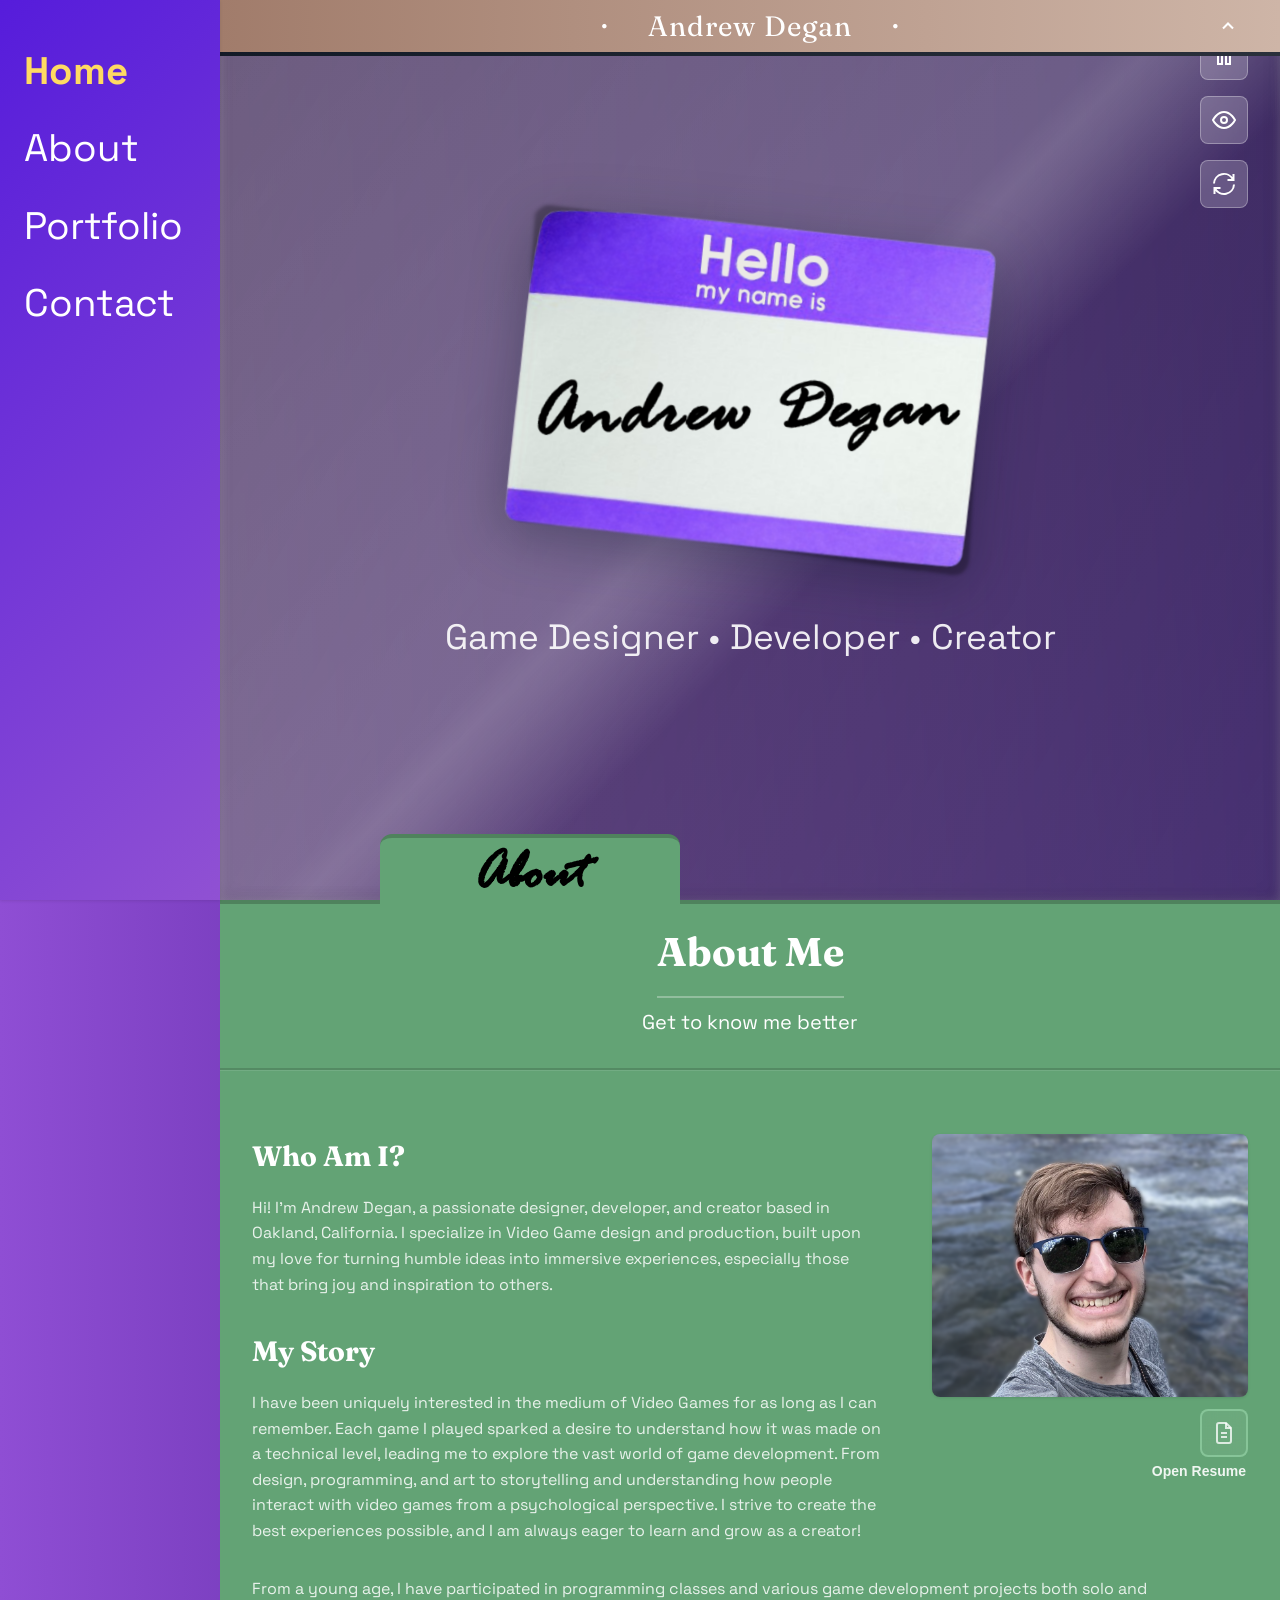
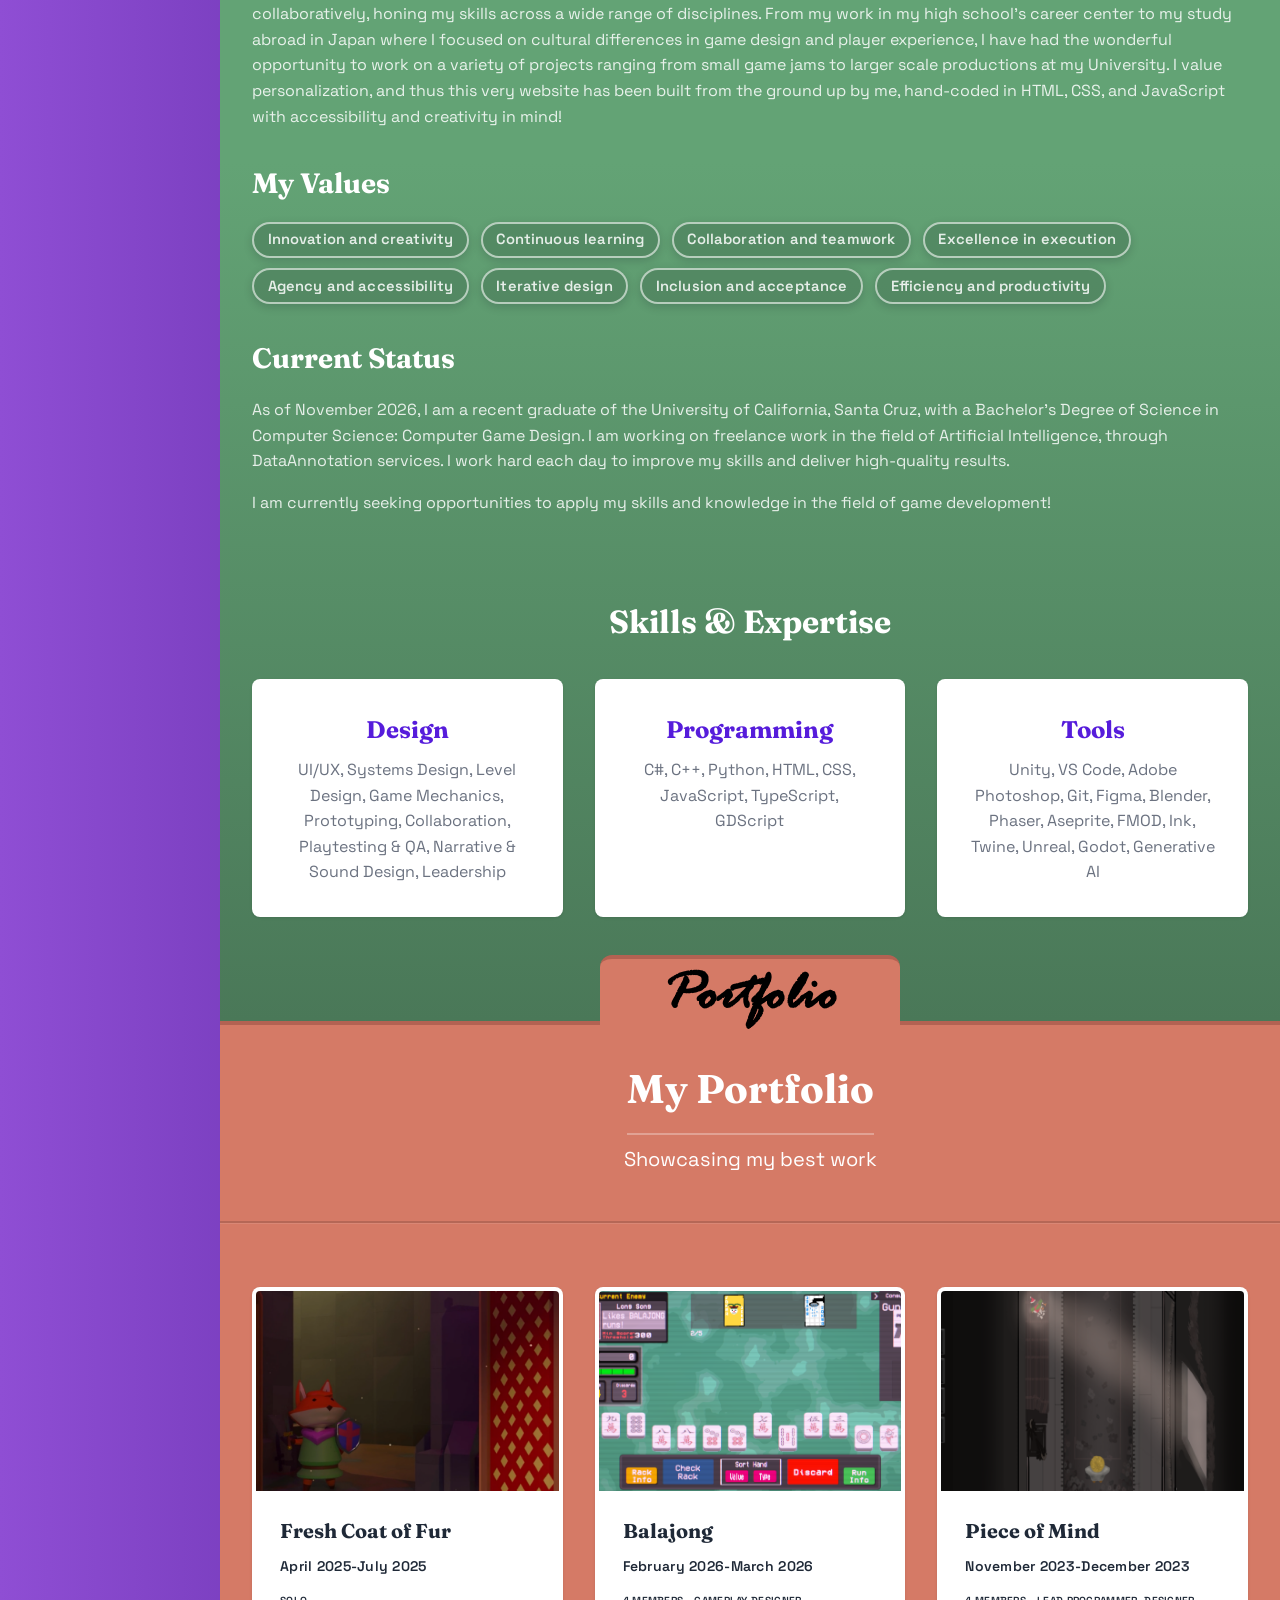
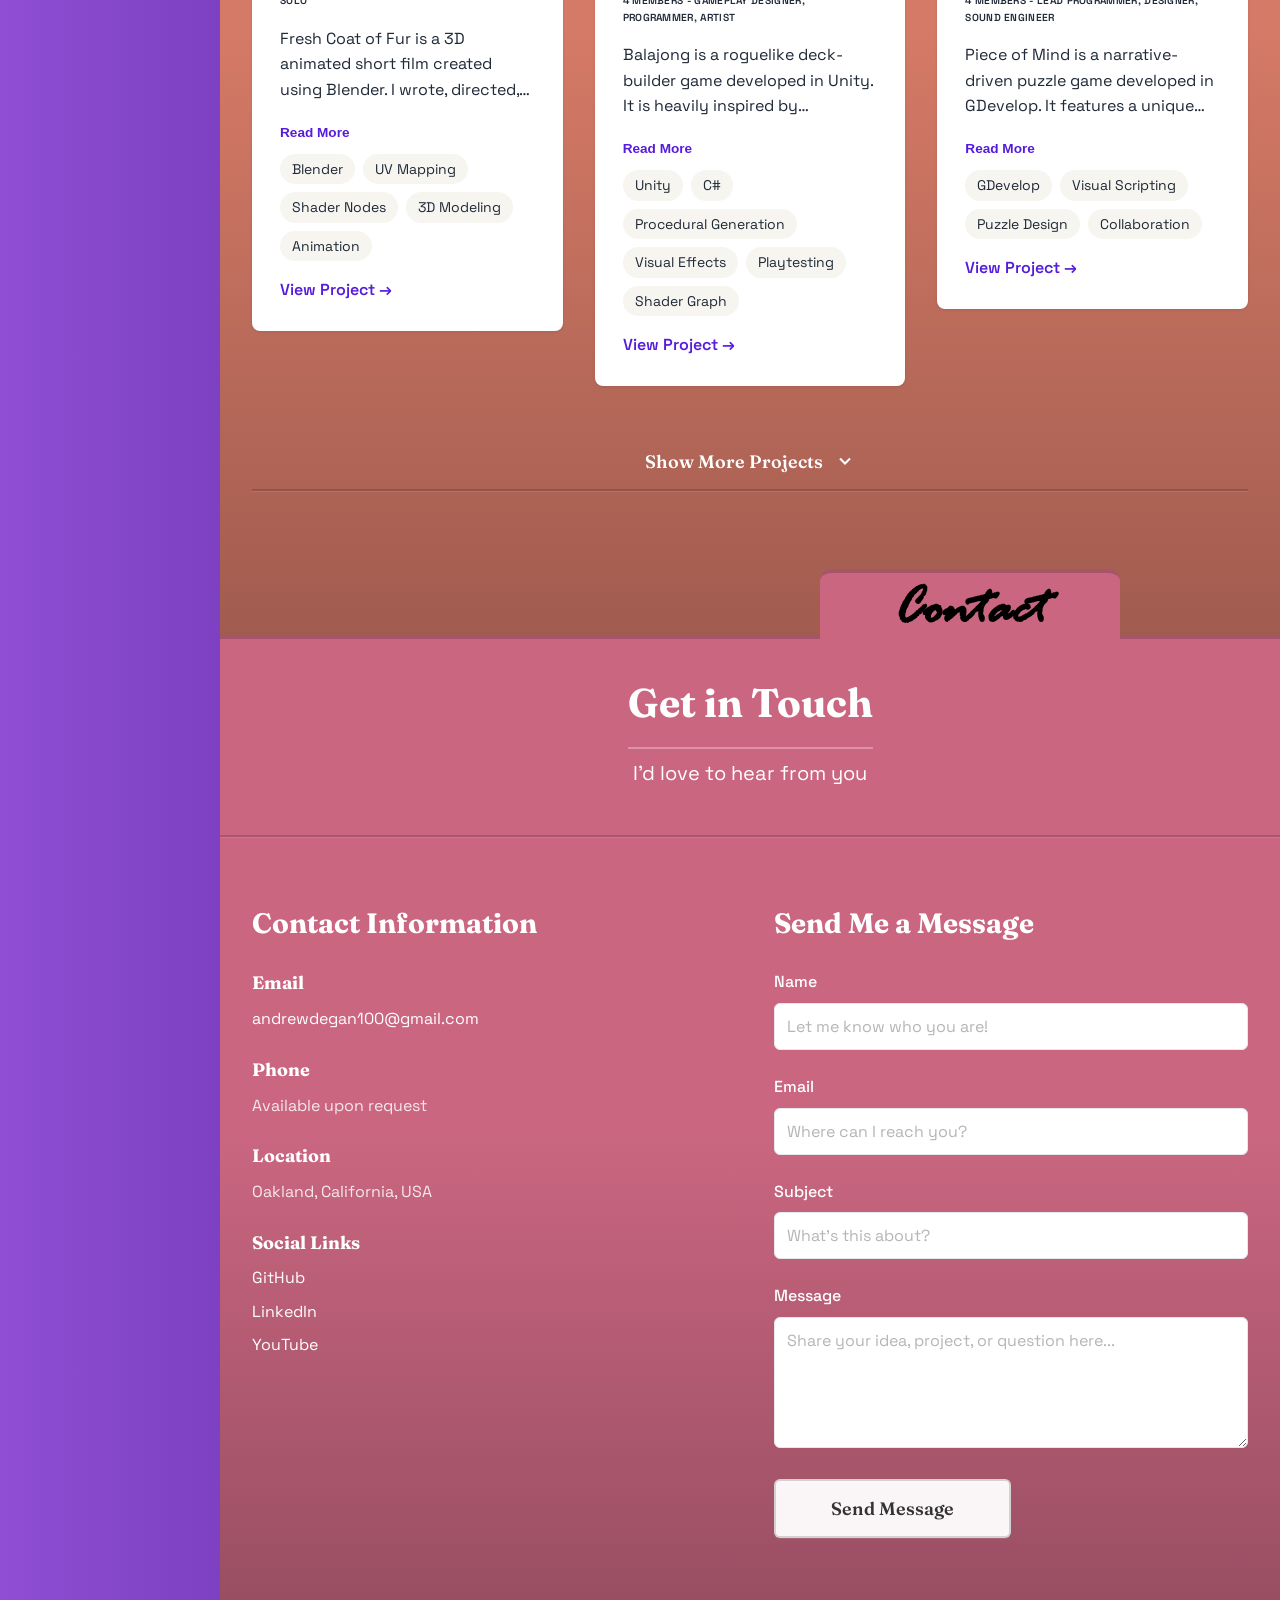
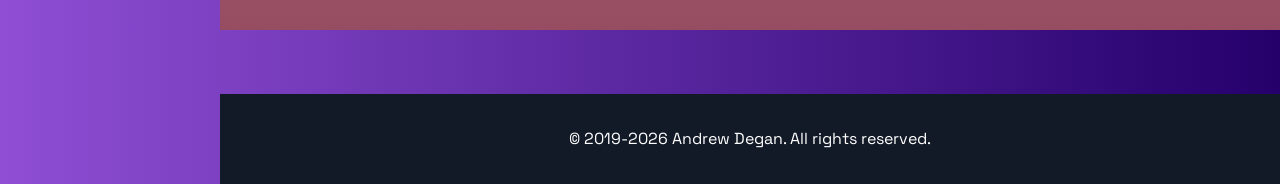
<file: index.html>
<!DOCTYPE html>
<html lang="en">
<head>
    <meta charset="UTF-8">
    <meta name="viewport" content="width=device-width, initial-scale=1.0">
    <title>Home - Andrew Degan</title>
    <link rel="icon" type="image/png" href="resources/images/favicon.png">
    <link rel="stylesheet" href="styles.css?v=20260511a">
</head>
<body>
    <a class="skip-link" href="#mainContent">Skip to main content</a>
    <div class="page">
        <nav class="side-nav" aria-label="Primary">
            <div class="nav-container">
                <ul class="nav-links">
                    <li><a href="#home" class="active">Home</a></li>
                    <li><a href="#about">About</a></li>
                    <li><a href="#portfolio">Portfolio</a></li>
                    <li><a href="#contact">Contact</a></li>
                </ul>
            </div>
        </nav>

        <div class="top-name-bar" id="topNameBar">
            <div class="top-name-bar-left" id="topBarResumeMount"></div>
            <span>・　Andrew Degan　・</span>
            <a href="#home" class="scroll-to-top" aria-label="Scroll to top">
                <svg width="20" height="20" viewBox="0 0 24 24" fill="none" stroke="currentColor" stroke-width="2.5">
                    <polyline points="18 15 12 9 6 15"></polyline>
                </svg>
            </a>
        </div>

        <main class="content" id="mainContent" tabindex="-1">
            <section id="home" class="hero">
                <div class="hero-media" aria-hidden="true">
                    <video class="hero-clip active" src="resources/videos/clip-01.mp4" muted playsinline preload="metadata"></video>
                    <video class="hero-clip" src="resources/videos/clip-02.mp4" muted playsinline preload="metadata"></video>
                    <video class="hero-clip" src="resources/videos/clip-03.mp4" muted playsinline preload="metadata"></video>
                    <video class="hero-clip" src="resources/videos/clip-04.mp4" muted playsinline preload="metadata"></video>
                    <video class="hero-clip" src="resources/videos/clip-05.mp4" muted playsinline preload="metadata"></video>
                    <video class="hero-clip" src="resources/videos/clip-06.mp4" muted playsinline preload="metadata"></video>
                </div>
                <div class="hero-overlay" aria-hidden="true"></div>
                <button class="video-pause-btn" id="videoPauseBtn" type="button" aria-label="Pause video" aria-pressed="false">
                    <svg width="24" height="24" viewBox="0 0 24 24" fill="none" stroke="currentColor" stroke-width="2">
                        <rect x="6" y="4" width="4" height="16"></rect>
                        <rect x="14" y="4" width="4" height="16"></rect>
                    </svg>
                </button>
                <button class="video-pause-btn" id="toggleContentBtn" type="button" aria-label="Hide hero text" aria-pressed="false">
                    <svg width="24" height="24" viewBox="0 0 24 24" fill="none" stroke="currentColor" stroke-width="2">
                        <path d="M1 12s4-8 11-8 11 8 11 8-4 8-11 8-11-8-11-8z"></path>
                        <circle cx="12" cy="12" r="3"></circle>
                    </svg>
                </button>
                <button class="video-pause-btn" id="videoRestartBtn" type="button" aria-label="Restart video playlist">
                    <svg width="24" height="24" viewBox="0 0 24 24" fill="none" stroke="currentColor" stroke-width="2">
                        <path d="M21.5 2v6h-6M2.5 22v-6h6M2 11.5a10 10 0 0 1 18.8-4.3M22 12.5a10 10 0 0 1-18.8 4.2"></path>
                    </svg>
                </button>
                <div class="hero-content">
                    <img class="name-tag-image" src="resources/images/nametag.png" alt="Hello, my name is Andrew Degan">
                    <p class="tagline">Game Designer • Developer • Creator</p>
                </div>
            </section>

            <section class="intro">
                <div class="container">
                    <h2>Hello, I'm Andrew Degan</h2>
                    <p>I am a passionate designer, developer, and creator.</p>
                </div>
            </section>

            <section id="about" class="section-block">
                <div class="page-header">
                    <div class="container">
                        <h1>About Me</h1>
                        <p class="subtitle">Get to know me better</p>
                    </div>
                </div>

                <div class="about-content">
                    <div class="container">
                        <div class="about-grid">
                            <div class="about-text">
                                <h2>Who Am I?</h2>
                                <p>Hi! I'm Andrew Degan, a passionate designer, developer, and creator based in Oakland, California.
                                    I specialize in Video Game design and production, built upon my love for turning humble ideas 
                                    into immersive experiences, especially those that bring joy and inspiration to others.
                                </p>

                                <h2>My Story</h2>
                                <p>I have been uniquely interested in the medium of Video Games for as long as I can remember. 
                                    Each game I played sparked a desire to understand how it was made on a technical level,
                                    leading me to explore the vast world of game development. From design, programming, and art
                                    to storytelling and understanding how people interact with video games from a psychological perspective.
                                    I strive to create the best experiences possible, and I am always eager to learn and grow as a creator!
                                </p>
                            </div>
                            <div class="about-image">
                                <div class="about-slideshow">
                                    <img src="resources/images/about-01.png" alt="Andrew Degan photo 1" class="about-slide active">
                                    <img src="resources/images/about-02.png" alt="Andrew Degan photo 2" class="about-slide">
                                    <img src="resources/images/about-03.png" alt="Andrew Degan photo 3" class="about-slide">
                                    <img src="resources/images/about-04.png" alt="Andrew Degan photo 4" class="about-slide">
                                </div>
                                <button class="open-resume-btn" id="openResumeBtn" type="button" title="Open Resume in new tab" aria-label="Open resume in new tab">
                                    <svg width="24" height="24" viewBox="0 0 24 24" fill="none" stroke="currentColor" stroke-width="2">
                                        <path d="M14 2H7a2 2 0 0 0-2 2v16a2 2 0 0 0 2 2h10a2 2 0 0 0 2-2V7z"></path>
                                        <polyline points="14 2 14 7 19 7"></polyline>
                                        <line x1="9" y1="12" x2="15" y2="12"></line>
                                        <line x1="9" y1="16" x2="15" y2="16"></line>
                                    </svg>
                                </button>
                            </div>
                            <p class="about-wide-paragraph">From a young age, I have participated in programming classes and various game development projects both solo
                                and collaboratively, honing my skills across a wide range of disciplines. From my work in my high school's
                                career center to my study abroad in Japan where I focused on cultural differences in game design and player
                                experience, I have had the wonderful opportunity to work on a variety of projects ranging from small game jams to 
                                larger scale productions at my University. I value personalization, and thus this very website has been 
                                built from the ground up by me, hand-coded in HTML, CSS, and JavaScript with accessibility and 
                                creativity in mind!
                            </p>
                            <div class="about-text about-text-lower">
                                <h2>My Values</h2>
                                <ul>
                                    <li>Innovation and creativity</li>
                                    <li>Continuous learning</li>
                                    <li>Collaboration and teamwork</li>
                                    <li>Excellence in execution</li>
                                    <li>Agency and accessibility</li>
                                    <li>Iterative design</li>
                                    <li>Inclusion and acceptance</li>
                                    <li>Efficiency and productivity</li>
                                </ul>

                                <h2>Current Status</h2>
                                <p>As of November 2026, I am a recent graduate of the University of California, Santa Cruz, with a Bachelor's
                                    Degree of Science in Computer Science: Computer Game Design. I am working on freelance work in the field of Artificial Intelligence, 
                                    through DataAnnotation services. I work hard each day to improve my skills and deliver high-quality results.</p>
                                <p>I am currently seeking opportunities to apply my skills and knowledge in the field of game development!</p>
                            </div>
                        </div>
                    </div>
                </div>

                <div class="skills">
                    <div class="container">
                        <h2>Skills & Expertise</h2>
                        <div class="skills-grid">
                            <div class="skill-card">
                                <h3>Design</h3>
                                <p>UI/UX, Systems Design, Level Design, Game Mechanics, Prototyping, Collaboration, Playtesting & QA, Narrative & Sound Design, Leadership</p>
                            </div>
                            <div class="skill-card">
                                <h3>Programming</h3>
                                <p>C#, C++, Python, HTML, CSS, JavaScript, TypeScript, GDScript</p>
                            </div>
                            <div class="skill-card">
                                <h3>Tools</h3>
                                <p>Unity, VS Code, Adobe Photoshop, Git, Figma, Blender, Phaser, Aseprite, FMOD, Ink, Twine, Unreal, Godot, Generative AI</p>
                            </div>
                        </div>
                    </div>
                </div>
            </section>

            <section id="portfolio" class="section-block">
                <div class="page-header">
                    <div class="container">
                        <h1>My Portfolio</h1>
                        <p class="subtitle">Showcasing my best work</p>
                    </div>
                </div>

                <div class="portfolio-content">
                    <div class="container">
                        <div class="portfolio-grid">
                            <div class="more-projects-container">
                                <button class="toggle-projects-btn" id="toggleProjectsBtn" type="button" aria-expanded="false" aria-controls="additionalProjects">
                                    <span class="btn-text">Show More Projects</span>
                                    <svg width="20" height="20" viewBox="0 0 24 24" fill="none" stroke="currentColor" stroke-width="2.5" class="chevron">
                                        <polyline points="6 9 12 15 18 9"></polyline>
                                    </svg>
                                </button>

                                <div class="additional-projects" id="additionalProjects"></div>

                                <button class="toggle-projects-btn" id="toggleProjectsBtn2" type="button" aria-expanded="false" aria-controls="additionalProjects2" style="display:none;">
                                    <span class="btn-text">Show More Projects</span>
                                    <svg width="20" height="20" viewBox="0 0 24 24" fill="none" stroke="currentColor" stroke-width="2.5" class="chevron">
                                        <polyline points="6 9 12 15 18 9"></polyline>
                                    </svg>
                                </button>

                                <div class="additional-projects" id="additionalProjects2" style="display:none;"></div>
                            </div>
                        </div>
                    </div>
                </div>
            </section>

            <section id="contact" class="section-block">
                <div class="page-header">
                    <div class="container">
                        <h1>Get in Touch</h1>
                        <p class="subtitle">I'd love to hear from you</p>
                    </div>
                </div>

                <div class="contact-content">
                    <div class="container">
                        <div class="contact-grid">
                            <div class="contact-info">
                                <h2>Contact Information</h2>
                                <div class="contact-item">
                                    <h3>Email</h3>
                                    <p><a href="mailto:andrewdegan100@gmail.com">andrewdegan100@gmail.com</a></p>
                                </div>
                                <div class="contact-item">
                                    <h3>Phone</h3>
                                    <p>Available upon request</p>
                                </div>
                                <div class="contact-item">
                                    <h3>Location</h3>
                                    <p>Oakland, California, USA</p>
                                </div>
                                <div class="contact-item">
                                    <h3>Social Links</h3>
                                    <div class="social-links">
                                        <a href="https://github.com/adegan1" target="_blank" rel="noopener noreferrer" aria-label="Open GitHub profile in a new tab">GitHub</a>
                                        <a href="https://www.linkedin.com/in/andrew-degan/" target="_blank" rel="noopener noreferrer" aria-label="Open LinkedIn profile in a new tab">LinkedIn</a>
                                        <a href="https://www.youtube.com/@tomokiro" target="_blank" rel="noopener noreferrer" aria-label="Open YouTube channel in a new tab">YouTube</a>
                                    </div>
                                </div>
                            </div>

                            <div class="contact-form">
                                <h2>Send Me a Message</h2>
                                <form id="contactForm" aria-label="Contact form" method="post" action="javascript:void(0);">
                                    <input type="text" name="_honey" tabindex="-1" autocomplete="off" style="position:absolute;left:-9999px;opacity:0;pointer-events:none;" aria-hidden="true">
                                    <div class="form-group">
                                        <label for="name">Name</label>
                                        <input type="text" id="name" name="name" autocomplete="name" placeholder="Let me know who you are!" required>
                                    </div>
                                    <div class="form-group">
                                        <label for="email">Email</label>
                                        <input type="email" id="email" name="email" autocomplete="email" placeholder="Where can I reach you?" required>
                                    </div>
                                    <div class="form-group">
                                        <label for="subject">Subject</label>
                                        <input type="text" id="subject" name="subject" autocomplete="on" placeholder="What's this about?" required>
                                    </div>
                                    <div class="form-group">
                                        <label for="message">Message</label>
                                        <textarea id="message" name="message" rows="5" placeholder="Share your idea, project, or question here..." required></textarea>
                                    </div>
                                    <button type="submit" class="btn btn-primary">Send Message</button>
                                    <p id="contactFormStatus" class="form-status" role="status" aria-live="polite"></p>
                                </form>
                            </div>
                        </div>
                    </div>
                </div>
            </section>

            <footer>
                <p>&copy; 2019-2026 Andrew Degan. All rights reserved.</p>
            </footer>
        </main>
    </div>

    <div class="video-modal" id="projectVideoModal" aria-hidden="true">
        <div class="video-modal-overlay" id="videoModalOverlay"></div>
        <div class="video-modal-dialog" role="dialog" aria-modal="true" aria-labelledby="projectVideoTitle">
            <button class="video-modal-close" id="closeProjectVideoBtn" type="button" aria-label="Close video player">
                ×
            </button>
            <h2 class="video-modal-title" id="projectVideoTitle">Fresh Coat of Fur</h2>
            <div class="video-player-shell">
                <video id="projectVideoPlayer" controls preload="metadata" playsinline>
                    <source id="projectVideoSource" src="" type="video/mp4">
                    Your browser does not support the video tag.
                </video>
            </div>
        </div>
    </div>

    <div class="project-details-modal" id="projectDetailsModal" aria-hidden="true">
        <div class="project-details-overlay" id="projectDetailsOverlay"></div>
        <div class="project-details-dialog" role="dialog" aria-modal="true" aria-labelledby="projectDetailsTitle">
            <button class="project-details-close" id="closeProjectDetailsBtn" type="button" aria-label="Close project details">
                ×
            </button>
            <h2 class="project-details-title" id="projectDetailsTitle">Project Details</h2>
            <div class="project-details-content" id="projectDetailsContent"></div>
        </div>
    </div>

    <script src="project-content.js?v=20260511a"></script>
    <script>
        // Active section highlighting
        const navLinks = document.querySelectorAll('.nav-links a');
        const sections = document.querySelectorAll('section[id]');

        function updateActiveNav() {
            const scrollY = window.scrollY;
            let current = null;

            sections.forEach(section => {
                const top = section.offsetTop - 120;
                const bottom = top + section.offsetHeight;
                if (scrollY >= top && scrollY < bottom) {
                    current = section.id;
                }
            });

            navLinks.forEach(link => {
                const href = link.getAttribute('href');
                if (current && href === `#${current}`) {
                    link.classList.add('active');
                } else {
                    link.classList.remove('active');
                }
            });
        }

        window.addEventListener('scroll', updateActiveNav, { passive: true });
        updateActiveNav();

        // Custom nav scroll offsets for fixed top bar
        const navScrollOffsets = {
            home: 0,
            about: 110,
            portfolio: 95,
            contact: 95
        };

        const prefersReducedMotion = window.matchMedia('(prefers-reduced-motion: reduce)').matches;

        navLinks.forEach(link => {
            link.addEventListener('click', (event) => {
                const targetHash = link.getAttribute('href');
                if (!targetHash || !targetHash.startsWith('#')) {
                    return;
                }

                const targetSection = document.querySelector(targetHash);
                if (!targetSection) {
                    return;
                }

                event.preventDefault();

                const targetId = targetHash.slice(1);
                const offset = navScrollOffsets[targetId] ?? 90;
                const targetTop = Math.max(0, targetSection.offsetTop - offset);

                window.scrollTo({
                    top: targetTop,
                    behavior: prefersReducedMotion ? 'auto' : 'smooth'
                });

                history.replaceState(null, '', targetHash);
            });
        });

        const topNameBar = document.getElementById('topNameBar');
        const aboutSection = document.getElementById('about');
        const heroSection = document.getElementById('home');

        const topBarObserver = new IntersectionObserver((entries) => {
            entries.forEach(entry => {
                if (entry.isIntersecting) {
                    topNameBar.classList.remove('is-visible');
                    aboutSection.classList.remove('visible');
                } else {
                    topNameBar.classList.add('is-visible');
                    aboutSection.classList.add('visible');
                }
            });
        }, { threshold: 0, rootMargin: '-900px 0px 0px 0px' });

        topBarObserver.observe(heroSection);

        // Hero video playlist
        const heroVideos = document.querySelectorAll('.hero-clip');
        const pauseBtn = document.getElementById('videoPauseBtn');
        let currentVideo = 0;
        let videosPaused = false;
        let heroPlaybackRetryId = null;

        function primeNextHeroVideo(fromIndex = currentVideo) {
            const nextIndex = (fromIndex + 1) % heroVideos.length;
            const nextClip = heroVideos[nextIndex];
            if (!nextClip || nextClip.readyState >= HTMLMediaElement.HAVE_CURRENT_DATA) {
                return;
            }

            nextClip.load();
        }

        function setActiveHeroVideo(index, resetTime = false) {
            const target = heroVideos[index];
            if (!target) {
                return;
            }

            heroVideos.forEach(video => video.classList.remove('active'));
            target.classList.add('active');
            currentVideo = index;
            if (resetTime) {
                target.currentTime = 0;
            }
        }

        function playCurrentVideo() {
            const activeVideo = heroVideos[currentVideo];
            if (!activeVideo) {
                return;
            }

            if (videosPaused) {
                return;
            }

            const tryPlay = () => {
                if (videosPaused || activeVideo !== heroVideos[currentVideo]) {
                    return;
                }

                activeVideo.play().catch(() => {
                    if (videosPaused) {
                        return;
                    }

                    // If this clip URL/format is invalid, skip to the next clip instead of stalling.
                    if (activeVideo.error && activeVideo.error.code === MediaError.MEDIA_ERR_SRC_NOT_SUPPORTED) {
                        playNextHeroVideo();
                        return;
                    }

                    window.clearTimeout(heroPlaybackRetryId);
                    heroPlaybackRetryId = window.setTimeout(() => {
                        if (!videosPaused && activeVideo === heroVideos[currentVideo] && activeVideo.paused) {
                            playCurrentVideo();
                        }
                    }, 250);
                });
            };

            if (activeVideo.readyState < HTMLMediaElement.HAVE_CURRENT_DATA) {
                activeVideo.load();
                activeVideo.addEventListener('canplay', tryPlay, { once: true });
                activeVideo.addEventListener('loadeddata', tryPlay, { once: true });
                return;
            }

            tryPlay();
        }

        function startHeroVideoPlayback() {
            window.clearTimeout(heroPlaybackRetryId);
            if (!videosPaused) {
                playCurrentVideo();
                primeNextHeroVideo();
            }
        }

        function playNextHeroVideo() {
            if (videosPaused) {
                return;
            }

            const nextIndex = (currentVideo + 1) % heroVideos.length;
            setActiveHeroVideo(nextIndex, true);
            startHeroVideoPlayback();
        }

        window.addEventListener('load', startHeroVideoPlayback);
        window.addEventListener('pageshow', startHeroVideoPlayback);

        // Page Visibility API to handle tab switching
        document.addEventListener('visibilitychange', () => {
            if (document.hidden) {
                // Tab is hidden - browser will handle pausing
            } else {
                // Tab is visible again - resume if not manually paused
                startHeroVideoPlayback();
            }
        });

        // Pause button functionality
        pauseBtn.addEventListener('click', () => {
            videosPaused = !videosPaused;
            pauseBtn.setAttribute('aria-pressed', String(videosPaused));
            pauseBtn.setAttribute('aria-label', videosPaused ? 'Play video' : 'Pause video');
            
            if (videosPaused) {
                heroVideos.forEach(video => video.pause());
            } else {
                startHeroVideoPlayback();
            }
            
            // Update button icon
            updatePauseButtonIcon();
        });

        function updatePauseButtonIcon() {
            if (videosPaused) {
                // Show play icon
                pauseBtn.innerHTML = `<svg width="24" height="24" viewBox="0 0 24 24" fill="currentColor" stroke="none">
                    <polygon points="5 3 19 12 5 21 5 3"></polygon>
                </svg>`;
            } else {
                // Show pause icon
                pauseBtn.innerHTML = `<svg width="24" height="24" viewBox="0 0 24 24" fill="none" stroke="currentColor" stroke-width="2">
                    <rect x="6" y="4" width="4" height="16"></rect>
                    <rect x="14" y="4" width="4" height="16"></rect>
                </svg>`;
            }
        }

        // Restart video playlist button
        const restartBtn = document.getElementById('videoRestartBtn');
        restartBtn.addEventListener('click', () => {
            // Stop all videos
            heroVideos.forEach(video => {
                video.pause();
                video.currentTime = 0;
            });

            if (videosPaused) {
                videosPaused = false;
                updatePauseButtonIcon();
            }
            
            // Reset to first video
            setActiveHeroVideo(0, true);
            startHeroVideoPlayback();
        });

        heroVideos.forEach((video, index) => {
            video.addEventListener('playing', () => {
                if (index === currentVideo) {
                    primeNextHeroVideo(currentVideo);
                }
            });

            video.addEventListener('ended', () => {
                if (index === currentVideo && !videosPaused) {
                    playNextHeroVideo();
                }
            });

            video.addEventListener('error', () => {
                if (index === currentVideo && !videosPaused) {
                    playNextHeroVideo();
                }
            });

            // Fallback: advance near end of clip in case 'ended' doesn't fire
            video.addEventListener('timeupdate', () => {
                if (index !== currentVideo || videosPaused) return;
                const dur = video.duration;
                if (dur && isFinite(dur) && video.currentTime >= dur - 0.25) {
                    playNextHeroVideo();
                }
            });
        });

        // About image slideshow
        const slides = document.querySelectorAll('.about-slide');
        let currentSlide = 0;

        function nextSlide() {
            slides[currentSlide].classList.remove('active');
            currentSlide = (currentSlide + 1) % slides.length;
            slides[currentSlide].classList.add('active');
        }

        if (!prefersReducedMotion) {
            setInterval(nextSlide, 10000);
        }

        // Open resume button
        const openResumeBtn = document.getElementById('openResumeBtn');
        const topBarResumeMount = document.getElementById('topBarResumeMount');
        const originalResumeBtnParent = openResumeBtn ? openResumeBtn.parentElement : null;
        const originalResumeBtnNextSibling = openResumeBtn ? openResumeBtn.nextElementSibling : null;
        const mobileTopBarQuery = window.matchMedia('(max-width: 900px)');

        openResumeBtn.addEventListener('click', () => {
            window.open('resources/resume.pdf', '_blank');
        });

        function syncResumeButtonPositionForViewport() {
            if (!openResumeBtn || !topBarResumeMount || !originalResumeBtnParent) {
                return;
            }

            if (mobileTopBarQuery.matches) {
                if (!topBarResumeMount.contains(openResumeBtn)) {
                    topBarResumeMount.appendChild(openResumeBtn);
                }
                openResumeBtn.classList.add('is-in-mobile-topbar');
                return;
            }

            if (topBarResumeMount.contains(openResumeBtn)) {
                if (originalResumeBtnNextSibling && originalResumeBtnNextSibling.parentElement === originalResumeBtnParent) {
                    originalResumeBtnParent.insertBefore(openResumeBtn, originalResumeBtnNextSibling);
                } else {
                    originalResumeBtnParent.appendChild(openResumeBtn);
                }
            }
            openResumeBtn.classList.remove('is-in-mobile-topbar');
        }

        if (typeof mobileTopBarQuery.addEventListener === 'function') {
            mobileTopBarQuery.addEventListener('change', syncResumeButtonPositionForViewport);
        } else if (typeof mobileTopBarQuery.addListener === 'function') {
            mobileTopBarQuery.addListener(syncResumeButtonPositionForViewport);
        }

        syncResumeButtonPositionForViewport();

        // Contact form email sending (Formspree)
        const contactForm = document.getElementById('contactForm');
        const contactFormStatus = document.getElementById('contactFormStatus');

        if (contactForm && contactFormStatus) {
            const submitButton = contactForm.querySelector('button[type="submit"]');
            const submitDefaultText = submitButton ? submitButton.textContent : 'Send Message';
            const recipientEmail = 'andrewdegan100@gmail.com';
            const endpoint = 'https://formspree.io/f/xpqgvqzd';
            const requestTimeoutMs = 30000;

            function setContactStatus(text, type, allowHtml = false) {
                if (allowHtml) {
                    contactFormStatus.innerHTML = text;
                } else {
                    contactFormStatus.textContent = text;
                }
                contactFormStatus.classList.remove('is-success', 'is-error');
                if (type === 'success') {
                    contactFormStatus.classList.add('is-success');
                }
                if (type === 'error') {
                    contactFormStatus.classList.add('is-error');
                }
            }

            contactForm.addEventListener('submit', async (event) => {
                event.preventDefault();
                event.stopPropagation();

                const formData = new FormData(contactForm);
                const name = String(formData.get('name') || '').trim();
                const email = String(formData.get('email') || '').trim();
                const subject = String(formData.get('subject') || '').trim();
                const message = String(formData.get('message') || '').trim();
                const honey = String(formData.get('_honey') || '').trim();

                if (!name || !email || !subject || !message) {
                    setContactStatus('Please complete all fields before sending.', 'error');
                    return;
                }

                if (honey) {
                    setContactStatus('Unable to send right now. Please try again.', 'error');
                    return;
                }

                if (submitButton) {
                    submitButton.disabled = true;
                    submitButton.textContent = 'Sending...';
                }
                setContactStatus('Sending your message...', '');

                const endpointNotConfigured = endpoint.includes('REPLACE_WITH_YOUR_FORMSPREE_ID');
                if (endpointNotConfigured) {
                    const fallbackSubject = encodeURIComponent(`Portfolio message: ${subject}`);
                    const fallbackBody = encodeURIComponent(`Name: ${name}\nEmail: ${email}\n\n${message}`);
                    const fallbackMailto = `mailto:${recipientEmail}?subject=${fallbackSubject}&body=${fallbackBody}`;
                    setContactStatus(
                        `Contact form is not configured yet. Please email me directly at <a href="mailto:${recipientEmail}">${recipientEmail}</a> or <a href="${fallbackMailto}">open your email app with this message</a>.`,
                        'error',
                        true
                    );
                    if (submitButton) {
                        submitButton.disabled = false;
                        submitButton.textContent = submitDefaultText;
                    }
                    return;
                }

                const controller = new AbortController();
                const timeoutId = window.setTimeout(() => controller.abort(), requestTimeoutMs);
                try {
                    const payload = new FormData();
                    payload.append('_subject', `Portfolio message: ${subject}`);
                    payload.append('name', name);
                    payload.append('email', email);
                    payload.append('subject', subject);
                    payload.append('message', message);

                    const response = await fetch(endpoint, {
                        method: 'POST',
                        headers: {
                            Accept: 'application/json'
                        },
                        signal: controller.signal,
                        body: payload
                    });

                    const result = await response.json().catch(() => ({}));
                    if (!response.ok || result.success === false) {
                        throw new Error(result.message || 'Send failed');
                    }

                    contactForm.reset();
                    setContactStatus('Message sent successfully. Thanks for reaching out!', 'success');
                } catch (error) {
                    const fallbackSubject = encodeURIComponent(`Portfolio message: ${subject}`);
                    const fallbackBody = encodeURIComponent(`Name: ${name}\nEmail: ${email}\n\n${message}`);
                    const fallbackMailto = `mailto:${recipientEmail}?subject=${fallbackSubject}&body=${fallbackBody}`;
                    setContactStatus(
                        `Sorry, your message could not be sent right now. Please email me directly at <a href="mailto:${recipientEmail}">${recipientEmail}</a> or <a href="${fallbackMailto}">open your email app with this message</a>.`,
                        'error',
                        true
                    );
                } finally {
                    window.clearTimeout(timeoutId);
                    if (submitButton) {
                        submitButton.disabled = false;
                        submitButton.textContent = submitDefaultText;
                    }
                }
            });
        }

        // Render portfolio cards from dedicated content file
        const projectContent = Array.isArray(window.projectContent) ? window.projectContent : [];
        const projectContentById = new Map(projectContent.map(project => [String(project.id), project]));
        const featuredProjectCount = 3;

        function buildProjectCard(project) {
            const card = document.createElement('div');
            card.className = 'project-card';
            if (project.id) {
                card.dataset.projectId = String(project.id);
            }

            const imageWrapper = document.createElement('div');
            imageWrapper.className = 'project-image';

            const imageSources = Array.isArray(project.images) && project.images.length
                ? project.images
                : ['resources/images/project-1-img-1.png'];

            imageSources.forEach((source, index) => {
                const image = document.createElement('img');
                image.src = source;
                image.alt = `${project.name || 'Project'} preview ${index + 1}`;
                image.className = index === 0 ? 'project-img active' : 'project-img';
                imageWrapper.appendChild(image);
            });

            const info = document.createElement('div');
            info.className = 'project-info';

            const title = document.createElement('h3');
            title.textContent = project.name || 'Untitled Project';

            const dates = document.createElement('p');
            dates.className = 'project-dates';
            dates.textContent = project.dates || 'Start - End';

            const members = document.createElement('p');
            members.className = 'project-members';
            members.textContent = project.members || 'Solo';

            const description = document.createElement('p');
            const descriptionText = (project.description || '').trim();
            description.className = 'project-description';
            description.textContent = descriptionText;

            const descriptionToggle = document.createElement('button');
            descriptionToggle.type = 'button';
            descriptionToggle.className = 'project-description-toggle';
            descriptionToggle.textContent = 'Read More';
            descriptionToggle.hidden = true;

            if (descriptionText.length > 180) {
                description.classList.add('is-collapsed');
                descriptionToggle.hidden = false;
                descriptionToggle.setAttribute('aria-expanded', 'false');
                descriptionToggle.addEventListener('click', () => {
                    const isCollapsed = description.classList.toggle('is-collapsed');
                    descriptionToggle.setAttribute('aria-expanded', String(!isCollapsed));
                    descriptionToggle.textContent = isCollapsed ? 'Read more' : 'Show less';
                });
            }

            const tags = document.createElement('div');
            tags.className = 'project-tags';
            if (Array.isArray(project.skills)) {
                project.skills.forEach(skill => {
                    const tag = document.createElement('span');
                    tag.className = 'tag';
                    tag.textContent = skill;
                    tags.appendChild(tag);
                });
            }

            const link = document.createElement('a');
            link.className = 'project-link';
            link.textContent = 'View Project →';
            link.href = project.projectUrl || '#';
            link.target = '_blank';
            link.rel = 'noopener noreferrer';

            const hasGalleryModal = Array.isArray(project.galleryImages) && project.galleryImages.length > 0;
            const hasLinksModal = Array.isArray(project.projectLinks) && project.projectLinks.length > 0;

            if (project.videoSrc) {
                link.dataset.projectId = String(project.id || '');
                link.dataset.videoSrc = project.videoSrc;
                link.dataset.videoTitle = project.videoTitle || project.name || 'Project Video';
                link.setAttribute('aria-haspopup', 'dialog');
                link.setAttribute('aria-controls', 'projectVideoModal');
                link.removeAttribute('target');
                link.removeAttribute('rel');
            } else if (hasGalleryModal || hasLinksModal) {
                link.dataset.projectId = String(project.id || '');
                link.dataset.projectModalType = hasGalleryModal ? 'gallery' : 'links';
                link.href = '#';
                link.setAttribute('aria-haspopup', 'dialog');
                link.setAttribute('aria-controls', 'projectDetailsModal');
                link.removeAttribute('target');
                link.removeAttribute('rel');
            }

            info.appendChild(title);
            info.appendChild(dates);
            info.appendChild(members);
            info.appendChild(description);
            info.appendChild(descriptionToggle);
            info.appendChild(tags);
            info.appendChild(link);

            card.appendChild(imageWrapper);
            card.appendChild(info);

            return card;
        }

        function renderProjectCards() {
            const portfolioGrid = document.querySelector('.portfolio-grid');
            const moreProjectsContainer = document.querySelector('.more-projects-container');
            const additionalProjects = document.getElementById('additionalProjects');
            const additionalProjects2 = document.getElementById('additionalProjects2');
            const toggleBtn = document.getElementById('toggleProjectsBtn');
            const toggleBtn2 = document.getElementById('toggleProjectsBtn2');
            const isMobilePortfolio = window.matchMedia('(max-width: 768px)').matches;

            if (!portfolioGrid || !moreProjectsContainer || !additionalProjects || !toggleBtn) {
                return;
            }

            portfolioGrid.querySelectorAll('.project-card').forEach(card => card.remove());
            additionalProjects.innerHTML = '';
            additionalProjects2.innerHTML = '';

            const featuredProjects = projectContent.slice(0, featuredProjectCount);
            const remainingProjects = projectContent.slice(featuredProjectCount);

            featuredProjects.forEach(project => {
                const card = buildProjectCard(project);
                portfolioGrid.insertBefore(card, moreProjectsContainer);
            });

            const hasAdditionalProjects = remainingProjects.length > 0;
            moreProjectsContainer.hidden = !hasAdditionalProjects;

            if (!hasAdditionalProjects) {
                additionalProjects.classList.remove('expanded');
                toggleBtn.classList.remove('expanded');
                toggleBtn.setAttribute('aria-expanded', 'false');
                additionalProjects2.classList.remove('expanded');
                toggleBtn2.classList.remove('expanded');
                toggleBtn2.setAttribute('aria-expanded', 'false');
                return;
            }

            // Mobile: split into 6 + 6, Desktop: show all
            if (isMobilePortfolio && remainingProjects.length > 6) {
                const firstBatch = remainingProjects.slice(0, 6);
                const secondBatch = remainingProjects.slice(6);

                firstBatch.forEach(project => {
                    const card = buildProjectCard(project);
                    additionalProjects.appendChild(card);
                });

                secondBatch.forEach(project => {
                    const card = buildProjectCard(project);
                    additionalProjects2.appendChild(card);
                });

                toggleBtn2.style.display = 'none';
                additionalProjects2.style.display = 'none';
            } else {
                // Desktop or if remaining <= 6: show all in first batch
                remainingProjects.forEach(project => {
                    const card = buildProjectCard(project);
                    additionalProjects.appendChild(card);
                });

                toggleBtn2.style.display = 'none';
                additionalProjects2.style.display = 'none';
            }
        }

        renderProjectCards();

        // ProjectVideo modal
        const projectVideoModal = document.getElementById('projectVideoModal');
        const projectVideoPlayer = document.getElementById('projectVideoPlayer');
        const projectVideoTitle = document.getElementById('projectVideoTitle');
        const closeProjectVideoBtn = document.getElementById('closeProjectVideoBtn');
        const videoModalOverlay = document.getElementById('videoModalOverlay');
        const projectDetailsModal = document.getElementById('projectDetailsModal');
        const projectDetailsTitle = document.getElementById('projectDetailsTitle');
        const projectDetailsContent = document.getElementById('projectDetailsContent');
        const closeProjectDetailsBtn = document.getElementById('closeProjectDetailsBtn');
        const projectDetailsOverlay = document.getElementById('projectDetailsOverlay');
        const projectVideoDebugStatus = document.getElementById('projectVideoDebugStatus');
        let lastFocusedElement = null;
        let projectVideoCandidates = [];
        let projectVideoCandidateIndex = -1;
        const projectVideoDebug = false;

        function debugProjectVideo(message, details) {
            const statusText = typeof details === 'undefined'
                ? message
                : `${message} ${JSON.stringify(details)}`;

            if (!projectVideoDebug) {
                return;
            }

            if (typeof details === 'undefined') {
                console.log(`[ProjectVideo] ${message}`);
            } else {
                console.log(`[ProjectVideo] ${message}`, details);
            }

            if (projectVideoDebugStatus) {
                projectVideoDebugStatus.textContent = statusText;
            }
        }

        function setModalState(modal, isOpen) {
            modal.classList.toggle('is-open', isOpen);
            modal.setAttribute('aria-hidden', String(!isOpen));
            document.body.classList.toggle('modal-open', isOpen);
        }

        function normalizeGalleryItem(item, index, projectName) {
            if (typeof item === 'string') {
                return {
                    src: item,
                    alt: `${projectName} gallery image ${index + 1}`,
                    caption: ''
                };
            }

            return {
                src: item?.src || '',
                alt: item?.alt || `${projectName} gallery image ${index + 1}`,
                caption: item?.caption || ''
            };
        }

        function normalizeProjectLink(item, index) {
            if (typeof item === 'string') {
                return {
                    label: `Part ${index + 1}`,
                    url: item,
                    description: ''
                };
            }

            return {
                label: item?.label || `Part ${index + 1}`,
                url: item?.url || '',
                description: item?.description || ''
            };
        }

        function inferVideoMimeType(src) {
            const lower = String(src || '').toLowerCase();
            if (lower.endsWith('.webm')) {
                return 'video/webm';
            }
            if (lower.endsWith('.ogg') || lower.endsWith('.ogv')) {
                return 'video/ogg';
            }
            return 'video/mp4';
        }

        function setProjectVideoCandidate(index) {
            if (index < 0 || index >= projectVideoCandidates.length) {
                debugProjectVideo('Invalid candidate index requested', { index, total: projectVideoCandidates.length });
                return;
            }

            projectVideoCandidateIndex = index;
            const candidate = projectVideoCandidates[index];
            debugProjectVideo('Trying source candidate', { index, candidate });
            projectVideoPlayer.querySelectorAll('source').forEach(source => source.remove());

            const source = document.createElement('source');
            source.src = candidate.src;
            source.type = candidate.type || inferVideoMimeType(candidate.src);
            projectVideoPlayer.appendChild(source);

            projectVideoPlayer.load();
            projectVideoPlayer.play().catch((error) => {
                debugProjectVideo('Play promise rejected', { index, error: error?.message || error });
            });
        }

        function openProjectVideoModal(trigger) {
            const videoSrc = trigger.dataset.videoSrc;
            const videoTitle = trigger.dataset.videoTitle || 'Project Video';
            const project = projectContentById.get(String(trigger.dataset.projectId || ''));

            if (!videoSrc) {
                return;
            }

            const configuredSources = Array.isArray(project?.videoSources)
                ? project.videoSources.filter(item => item && item.src)
                : [];
            const sourceList = configuredSources.length
                ? configuredSources
                : [{ src: videoSrc, type: 'video/mp4' }];

            debugProjectVideo('Opening modal with sources', {
                title: videoTitle,
                sourceCount: sourceList.length,
                sources: sourceList
            });

            lastFocusedElement = trigger;
            projectVideoTitle.textContent = videoTitle;
            if (projectVideoDebugStatus) {
                projectVideoDebugStatus.textContent = 'Opening video modal...';
            }
            projectVideoCandidates = sourceList;
            projectVideoCandidateIndex = -1;
            setModalState(projectVideoModal, true);
            closeProjectVideoBtn.focus();
            setProjectVideoCandidate(0);
        }

        function closeProjectVideoModal() {
            if (!projectVideoModal.classList.contains('is-open')) {
                return;
            }

            setModalState(projectVideoModal, false);
            projectVideoPlayer.pause();
            projectVideoPlayer.currentTime = 0;
            projectVideoPlayer.querySelectorAll('source').forEach(source => source.remove());
            projectVideoCandidates = [];
            projectVideoCandidateIndex = -1;
            if (projectVideoDebugStatus) {
                projectVideoDebugStatus.textContent = '';
            }
            projectVideoPlayer.load();

            if (lastFocusedElement) {
                lastFocusedElement.focus();
            }
        }

        projectVideoPlayer.addEventListener('error', () => {
            const errorCode = projectVideoPlayer.error?.code;
            debugProjectVideo('Video element error event', {
                errorCode,
                currentCandidateIndex: projectVideoCandidateIndex,
                currentSrc: projectVideoPlayer.currentSrc
            });

            const nextIndex = projectVideoCandidateIndex + 1;
            if (nextIndex < projectVideoCandidates.length) {
                debugProjectVideo('Falling back to next source candidate', { nextIndex });
                setProjectVideoCandidate(nextIndex);
                return;
            }

            debugProjectVideo('No remaining fallback candidates');
        });

        ['loadedmetadata', 'loadeddata', 'canplay', 'playing', 'waiting', 'stalled', 'suspend'].forEach(eventName => {
            projectVideoPlayer.addEventListener(eventName, () => {
                debugProjectVideo(`Player event: ${eventName}`, {
                    currentSrc: projectVideoPlayer.currentSrc,
                    readyState: projectVideoPlayer.readyState,
                    networkState: projectVideoPlayer.networkState,
                    currentTime: projectVideoPlayer.currentTime
                });
            });
        });

        function openProjectDetailsModal(trigger) {
            const projectId = trigger.dataset.projectId;
            const projectModalType = trigger.dataset.projectModalType;
            const project = projectContentById.get(projectId);

            if (!project || !projectModalType) {
                return;
            }

            lastFocusedElement = trigger;
            projectDetailsTitle.textContent = project.name || 'Project Details';
            projectDetailsContent.innerHTML = '';

            if (projectModalType === 'gallery') {
                const gallery = document.createElement('div');
                gallery.className = 'project-gallery-grid';
                const galleryItems = (Array.isArray(project.galleryImages) && project.galleryImages.length ? project.galleryImages : project.images || [])
                    .map((item, index) => normalizeGalleryItem(item, index, project.name || 'Project'))
                    .filter(item => item.src);

                galleryItems.forEach(item => {
                    const figure = document.createElement('figure');
                    figure.className = 'project-gallery-item';

                    const image = document.createElement('img');
                    image.className = 'project-gallery-image';
                    image.src = item.src;
                    image.alt = item.alt;

                    figure.appendChild(image);

                    if (item.caption) {
                        const caption = document.createElement('figcaption');
                        caption.className = 'project-gallery-caption';
                        caption.textContent = item.caption;
                        figure.appendChild(caption);
                    }

                    gallery.appendChild(figure);
                });

                projectDetailsContent.appendChild(gallery);
            }

            if (projectModalType === 'links') {
                const parts = document.createElement('div');
                parts.className = 'project-parts-list';

                project.projectLinks
                    .map((item, index) => normalizeProjectLink(item, index))
                    .forEach(item => {
                        const row = document.createElement('div');
                        row.className = 'project-part-item';

                        const meta = document.createElement('div');
                        meta.className = 'project-part-meta';

                        const label = document.createElement('h3');
                        label.className = 'project-part-title';
                        label.textContent = item.label;

                        meta.appendChild(label);

                        if (item.description) {
                            const description = document.createElement('p');
                            description.className = 'project-part-description';
                            description.textContent = item.description;
                            meta.appendChild(description);
                        }

                        row.appendChild(meta);

                        if (item.url) {
                            const partLink = document.createElement('a');
                            partLink.className = 'project-part-link';
                            partLink.href = item.url;
                            partLink.target = '_blank';
                            partLink.rel = 'noopener noreferrer';
                            partLink.textContent = 'Open Part';
                            row.appendChild(partLink);
                        } else {
                            const unavailable = document.createElement('span');
                            unavailable.className = 'project-part-link is-disabled';
                            unavailable.textContent = 'Link coming soon';
                            row.appendChild(unavailable);
                        }

                        parts.appendChild(row);
                    });

                projectDetailsContent.appendChild(parts);
            }

            setModalState(projectDetailsModal, true);
            closeProjectDetailsBtn.focus();
        }

        function closeProjectDetailsModal() {
            if (!projectDetailsModal.classList.contains('is-open')) {
                return;
            }

            setModalState(projectDetailsModal, false);
            projectDetailsContent.innerHTML = '';

            if (lastFocusedElement) {
                lastFocusedElement.focus();
            }
        }

        const projectVideoLinks = document.querySelectorAll('.project-link[data-video-src]');
        projectVideoLinks.forEach(link => {
            link.addEventListener('click', (event) => {
                event.preventDefault();
                openProjectVideoModal(link);
            });
        });

        const projectModalLinks = document.querySelectorAll('.project-link[data-project-modal-type]');
        projectModalLinks.forEach(link => {
            link.addEventListener('click', (event) => {
                event.preventDefault();
                openProjectDetailsModal(link);
            });
        });

        const projectPageLinks = document.querySelectorAll('.project-link:not([data-video-src]):not([data-project-modal-type])');
        projectPageLinks.forEach(link => {
            link.addEventListener('click', (event) => {
                const href = link.getAttribute('href') || '';
                if (!href || href === '#') {
                    event.preventDefault();
                    return;
                }

                event.preventDefault();
                window.open(href, '_blank', 'noopener,noreferrer');
            });
        });

        closeProjectVideoBtn.addEventListener('click', closeProjectVideoModal);
        videoModalOverlay.addEventListener('click', closeProjectVideoModal);
        closeProjectDetailsBtn.addEventListener('click', closeProjectDetailsModal);
        projectDetailsOverlay.addEventListener('click', closeProjectDetailsModal);

        document.addEventListener('keydown', (event) => {
            if (event.key === 'Escape') {
                closeProjectDetailsModal();
                closeProjectVideoModal();
            }
        });

        // Project image cycling (desktop hover + mobile tap/select)
        const projectCards = document.querySelectorAll('.project-card');
        const isTouchLikeDevice = window.matchMedia('(hover: none), (pointer: coarse)').matches;
        let selectedProjectCard = null;

        projectCards.forEach(card => {
            const images = card.querySelectorAll('.project-img');
            let cycleInterval = null;
            let currentImageIndex = 0;

            const resetToFirstImage = () => {
                if (images.length === 0) {
                    return;
                }
                images[currentImageIndex].classList.remove('active');
                currentImageIndex = 0;
                images[currentImageIndex].classList.add('active');
            };

            const startImageCycle = () => {
                if (prefersReducedMotion || images.length <= 1 || cycleInterval) {
                    return;
                }

                cycleInterval = setInterval(() => {
                    images[currentImageIndex].classList.remove('active');
                    currentImageIndex = (currentImageIndex + 1) % images.length;
                    images[currentImageIndex].classList.add('active');
                }, 1000);
            };

            const stopImageCycle = () => {
                clearInterval(cycleInterval);
                cycleInterval = null;
                resetToFirstImage();
            };

            const deselectCard = () => {
                card.classList.remove('is-selected');
                stopImageCycle();
                if (selectedProjectCard === card) {
                    selectedProjectCard = null;
                }
            };

            const selectCard = () => {
                if (selectedProjectCard && selectedProjectCard !== card && typeof selectedProjectCard.__deselectProjectCard === 'function') {
                    selectedProjectCard.__deselectProjectCard();
                }
                selectedProjectCard = card;
                card.classList.add('is-selected');
                startImageCycle();
            };

            card.__deselectProjectCard = deselectCard;

            card.addEventListener('mouseenter', () => {
                if (isTouchLikeDevice) {
                    return;
                }
                selectCard();
            });

            card.addEventListener('mouseleave', () => {
                if (isTouchLikeDevice) {
                    return;
                }
                deselectCard();
            });

            card.addEventListener('click', (event) => {
                if (!isTouchLikeDevice) {
                    return;
                }

                if (event.target.closest('a, button, input, textarea, select, label')) {
                    return;
                }

                if (selectedProjectCard === card) {
                    deselectCard();
                    return;
                }

                selectCard();
            });
        });

        document.addEventListener('click', (event) => {
            if (!isTouchLikeDevice) {
                return;
            }

            if (event.target.closest('.project-card')) {
                return;
            }

            if (selectedProjectCard && typeof selectedProjectCard.__deselectProjectCard === 'function') {
                selectedProjectCard.__deselectProjectCard();
            }
        });

        // Toggle additional projects
        const toggleBtn = document.getElementById('toggleProjectsBtn');
        const additionalProjects = document.getElementById('additionalProjects');
        const toggleBtn2 = document.getElementById('toggleProjectsBtn2');
        const additionalProjects2 = document.getElementById('additionalProjects2');
        
        toggleBtn.addEventListener('click', () => {
            const isExpanded = additionalProjects.classList.toggle('expanded');
            toggleBtn.classList.toggle('expanded');
            toggleBtn.setAttribute('aria-expanded', String(isExpanded));
            
            const btnText = toggleBtn.querySelector('.btn-text');
            btnText.textContent = isExpanded ? 'Show Fewer Projects' : 'Show More Projects';

            const isMobilePortfolioView = window.matchMedia('(max-width: 768px)').matches;
            const hasSecondBatch = additionalProjects2.children.length > 0;

            // Only show second controls on mobile where batch 2 exists.
            if (isExpanded && isMobilePortfolioView && hasSecondBatch) {
                toggleBtn2.style.display = '';
                additionalProjects2.style.display = '';
            } else {
                toggleBtn2.style.display = 'none';
                additionalProjects2.style.display = 'none';
            }

            // If collapsing the first batch, also collapse the second
            if (!isExpanded && additionalProjects2.classList.contains('expanded')) {
                additionalProjects2.classList.remove('expanded');
                toggleBtn2.classList.remove('expanded');
                toggleBtn2.setAttribute('aria-expanded', 'false');
                const btnText2 = toggleBtn2.querySelector('.btn-text');
                btnText2.textContent = 'Show More Projects';
            }
        });

        toggleBtn2.addEventListener('click', () => {
            const isExpanded = additionalProjects2.classList.toggle('expanded');
            toggleBtn2.classList.toggle('expanded');
            toggleBtn2.setAttribute('aria-expanded', String(isExpanded));
            
            const btnText = toggleBtn2.querySelector('.btn-text');
            btnText.textContent = isExpanded ? 'Show Fewer Projects' : 'Show More Projects';
        });

        // Toggle hero content visibility
        const toggleContentBtn = document.getElementById('toggleContentBtn');
        const heroContent = document.querySelector('.hero-content');
        let contentVisible = true;
        
        toggleContentBtn.addEventListener('click', () => {
            contentVisible = !contentVisible;
            heroContent.style.opacity = contentVisible ? '1' : '0';
            heroContent.style.pointerEvents = contentVisible ? 'auto' : 'none';
            toggleContentBtn.setAttribute('aria-pressed', String(!contentVisible));
            toggleContentBtn.setAttribute('aria-label', contentVisible ? 'Hide hero text' : 'Show hero text');
            
            // Update button icon
            if (contentVisible) {
                // Show eye icon (visible)
                toggleContentBtn.innerHTML = `<svg width="24" height="24" viewBox="0 0 24 24" fill="none" stroke="currentColor" stroke-width="2">
                    <path d="M1 12s4-8 11-8 11 8 11 8-4 8-11 8-11-8-11-8z"></path>
                    <circle cx="12" cy="12" r="3"></circle>
                </svg>`;
            } else {
                // Show eye-off icon (hidden)
                toggleContentBtn.innerHTML = `<svg width="24" height="24" viewBox="0 0 24 24" fill="none" stroke="currentColor" stroke-width="2">
                    <path d="M17.94 17.94A10.07 10.07 0 0 1 12 20c-7 0-11-8-11-8a18.45 18.45 0 0 1 5.06-5.94M9.9 4.24A9.12 9.12 0 0 1 12 4c7 0 11 8 11 8a18.5 18.5 0 0 1-2.16 3.19m-6.72-1.07a3 3 0 1 1-4.24-4.24"></path>
                    <line x1="1" y1="1" x2="23" y2="23"></line>
                </svg>`;
            }
        });
    </script>
</body>
</html>
</file>
<file: styles.css>
@import url('https://fonts.googleapis.com/css2?family=Fraunces:opsz,wght@9..144,600;9..144,700&family=Space+Grotesk:wght@400;500;600&display=swap');

@font-face {
    font-family: 'Rage Italic';
    src: url('resources/RAGE_1.TTF') format('truetype');
    font-weight: normal;
    font-style: normal;
    font-display: swap;
}

/* Reset and Base Styles */
* {
    margin: 0;
    padding: 0;
    box-sizing: border-box;
}

:root {
    --primary-color: #561cdb;
    --nav-active: #ffda62;
    --text-color: #1f2937;
    --text-light: #6b7280;
    --bg-color: #ffffff;
    --bg-light: #f7f5f0;
    --border-color: #e5e7eb;
    --shadow: 0 1px 3px 0 rgba(0, 0, 0, 0.1);
    --shadow-lg: 0 10px 15px -3px rgba(0, 0, 0, 0.1);
    
    /* Section colors */
    --about-color: #63a375;
    --about-border: #4f825d;
    --about-dark: #4a7858;
    --portfolio-color: #d57a66;
    --portfolio-border: #b36252;
    --portfolio-dark: #a15c4f;
    --contact-color: #ca6680;
    --contact-border: #a6546a;
    --contact-dark: #964d61;
}

html {
    scroll-behavior: smooth;
}

body {
    font-family: 'Space Grotesk', sans-serif;
    line-height: 1.6;
    color: var(--text-color);
    background: linear-gradient(90deg, #8f4ed4 0%, #25006b 100%);
}

.skip-link {
    position: absolute;
    top: -48px;
    left: 1rem;
    z-index: 2000;
    padding: 0.5rem 0.75rem;
    background: #131a27;
    color: white;
    border-radius: 0.25rem;
    text-decoration: none;
    transition: top 0.2s ease;
}

.skip-link:focus {
    top: 0.75rem;
}

/* Custom Scrollbar */
::-webkit-scrollbar {
    width: 14px;
}

::-webkit-scrollbar-track {
    background: linear-gradient(90deg, #ffffff 0%, #7a7a7a 100%);
    border-left: 1px solid rgba(0, 0, 0, 0.15);
}

::-webkit-scrollbar-thumb {
    background: linear-gradient(180deg, #ffffff 0%, #7a7a7a 100%);
    border-radius: 4px;
    border: 2px solid #dddddd;
    box-shadow: inset 0 1px 2px rgba(255, 255, 255, 0.2);
}

::-webkit-scrollbar-thumb:hover {
    background: linear-gradient(180deg, #c0c0c0 0%, #444444 100%);
}

/* Firefox scrollbar */
* {
    scrollbar-width: thin;
    scrollbar-color: #ffffff #c4c4c4;
}

h1,
h2,
h3 {
    font-family: 'Fraunces', serif;
}

/* Navigation */
nav {
    background: linear-gradient(135deg, #561cdb 0%, #9051d3 100%);
    box-shadow: var(--shadow);
    position: fixed;
    top: 0;
    left: 0;
    height: 100vh;
    width: 220px;
    z-index: 1000;
}

.top-name-bar {
    position: fixed;
    top: 0;
    left: 220px;
    width: calc(100% - 220px);
    height: 56px;
    background: linear-gradient(90deg, #A17C6B 0%, #CEB5A7 100%);
    border-bottom: 4px solid;
    border-image: linear-gradient(90deg, #131a27 0%, #2a303b 100%);
    border-image-slice: 1;
    display: flex;
    align-items: center;
    justify-content: center;
    padding: 0 2rem;
    font-family: 'Fraunces', serif;
    font-size: 1.75rem;
    letter-spacing: 0.04em;
    color: white;
    transform: translateY(-120%);
    transition: transform 0.3s ease;
    z-index: 900;
}

.top-name-bar.is-visible {
    transform: translateY(0);
}

.scroll-to-top {
    position: absolute;
    right: 2rem;
    width: 40px;
    height: 40px;
    display: flex;
    align-items: center;
    justify-content: center;
    color: white;
    text-decoration: none;
    transition: all 0.3s ease;
    border-radius: 0.25rem;
}

.top-name-bar-left {
    position: absolute;
    left: 0.75rem;
    display: none;
    align-items: center;
    justify-content: center;
}

.scroll-to-top:hover {
    background: rgba(255, 255, 255, 0.15);
    transform: translateY(-2px);
}

a:focus-visible,
button:focus-visible,
input:focus-visible,
textarea:focus-visible {
    outline: 3px solid #ffda62;
    outline-offset: 2px;
}

.nav-container {
    padding: 2.5rem 1.5rem;
    display: flex;
    justify-content: flex-start;
    align-items: flex-start;
    width: 100%;
}

.nav-links {
    display: flex;
    flex-direction: column;
    list-style: none;
    gap: 1rem;
    width: 100%;
}

.nav-links a {
    display: block;
    text-decoration: none;
    color: white;
    font-size: 2.4rem;
    font-weight: 400;
    transition: all 0.3s;
}

.nav-links a:hover,
.nav-links a.active {
    color: var(--nav-active);
    font-weight: 1000;
}

/* Layout */
.page {
    display: flex;
}

.content {
    margin-left: 220px;
    width: calc(100% - 220px);
}

/* Fallback scroll offset for hash navigation */
section[id] {
    scroll-margin-top: 80px;
}

.section-block:not(#about) {
    animation: fade-up 0.25s ease both;
}

@keyframes fade-up {
    from {
        opacity: 0;
        transform: translateY(20px);
    }
    to {
        opacity: 1;
        transform: translateY(0);
    }
}

/* Container */
.container {
    max-width: 1200px;
    margin: 0 auto;
    padding: 0 2rem;
}

/* Hero Section */
.hero {
    background: linear-gradient(135deg, rgba(41, 41, 41, 0.08), rgba(170, 170, 170, 0.06));
    color: white;
    padding: 8rem 2rem;
    min-height: 100vh;
    position: relative;
    display: grid;
    place-items: center;
    text-align: center;
    overflow: hidden;
}

.hero-media {
    position: absolute;
    inset: 0;
}

.hero-clip {
    position: absolute;
    top: 0;
    left: 0;
    width: 100%;
    height: 100%;
    object-fit: cover;
    opacity: 0;
    transition: opacity 1s ease-in-out;
    filter: saturate(0.9) contrast(1.05);
}

.hero-clip.active {
    opacity: 0.85;
}

.hero-overlay {
    position: absolute;
    inset: 0;
    background: 
        linear-gradient(135deg, 
            rgba(255, 255, 255, 0.18) 0%, 
            rgba(255, 255, 255, 0.22) 48%, 
            rgba(255, 255, 255, 0.26) 50%, 
            rgba(255, 255, 255, 0.22) 52%, 
            transparent 60%),
        linear-gradient(120deg, rgba(53, 53, 53, 0.65), rgba(122, 122, 122, 0.35));
    backdrop-filter: blur(3px);
    box-shadow: 
        inset 0 2px 12px rgba(255, 255, 255, 0.2), 
        inset -2px -2px 16px rgba(0, 0, 0, 0.15);
}

.video-pause-btn {
    position: absolute;
    top: 2rem;
    right: 2rem;
    z-index: 10;
    background: rgba(255, 255, 255, 0.2);
    border: 1px solid rgba(255, 255, 255, 0.3);
    border-radius: 0.5rem;
    width: 48px;
    height: 48px;
    display: flex;
    align-items: center;
    justify-content: center;
    cursor: pointer;
    color: white;
    transition: all 0.3s ease;
    backdrop-filter: blur(8px);
}

.video-pause-btn:hover {
    background: rgba(255, 255, 255, 0.3);
    border-color: rgba(255, 255, 255, 0.5);
}

.video-pause-btn svg {
    width: 24px;
    height: 24px;
}

#toggleContentBtn {
    top: calc(2rem + 48px + 1rem);
}

#videoRestartBtn {
    top: calc(2rem + 96px + 2rem);
}

.hero-content {
    position: relative;
    z-index: 2;
    max-width: 720px;
    transition: opacity 0.3s ease;
}

.name-tag-image {
    width: min(45vw, 750px);
    max-width: 90%;
    height: auto;
    margin: 0 auto 2.5rem;
    display: block;
    transform: rotate(6deg);
    filter: drop-shadow(0 14px 28px rgba(15, 23, 42, 0.35));
}

.tagline {
    font-size: 2.2rem;
    margin-bottom: 2rem;
    opacity: 0.9;
}

/* Buttons */
.btn {
    display: inline-block;
    padding: 1rem 2rem;
    text-decoration: none;
    font-weight: 600;
    transition: all 0.3s ease;
    cursor: pointer;
    width: 50%;
}

.btn-primary {
    background: rgba(255, 255, 255, 0.95);
    border: 2px solid rgba(0, 0, 0, 0.15);
    border-radius: 0.375rem;
    box-shadow: 
        0 1px 0 rgba(255, 255, 255, 0.1),
        inset 0 1px 2px rgba(255, 255, 255, 0.5);
    font-family: 'Fraunces', serif;
    font-size: 1.125rem;
    color: #333;
}

.btn-primary:hover {
    background: rgba(255, 255, 255, 1);
    border-color: rgba(0, 0, 0, 0.25);
    transform: translateY(-2px);
    box-shadow: 
        0 4px 8px rgba(0, 0, 0, 0.15),
        inset 0 1px 2px rgba(255, 255, 255, 0.5);
}

/* Intro Section */
.intro {
    display: none;
}

/* Page Header */
.page-header {
    background-color: var(--bg-light);
    padding: 4rem 0;
    text-align: center;
}

.page-header h1 {
    font-size: 2.5rem;
    margin-bottom: 0.5rem;
    padding-bottom: 0.75rem;
    border-bottom: 2px solid rgba(255, 255, 255, 0.3);
    display: inline-block;
}

.subtitle {
    font-size: 1.25rem;
    color: var(--text-light);
    margin-bottom: 1.5rem;
}

/* Folder crease line */
#about .page-header::after,
#portfolio .page-header::after,
#contact .page-header::after {
    content: '';
    position: absolute;
    left: 0;
    right: 0;
    bottom: 0;
    height: 2px;
    background: rgba(0, 0, 0, 0.15);
    box-shadow: 0 1px 0 rgba(255, 255, 255, 0.1);
}

#about .page-header,
#portfolio .page-header,
#contact .page-header {
    position: relative;
}

/* Manila Folder Styling */
#about,
#portfolio,
#contact {
    position: relative;
}

#about::before,
#portfolio::before,
#contact::before {
    content: '';
    position: absolute;
    top: -70px;
    height: 80px;
    width: 300px;
    border-radius: 12px 12px 0 0;
    display: flex;
    align-items: center;
    justify-content: center;
    font-size: 3.5rem;
    font-weight: 700;
    font-family: 'Rage Italic', 'Fraunces', serif;
    color: #000;
}

#about {
    background: linear-gradient(to bottom, 
        var(--about-color) 0%, 
        var(--about-color) 50%, 
        var(--about-dark) 100%);
    border-top: 4px solid var(--about-border);
    transform: translateY(7.5vh);
    transition: transform 0.5s ease;
}

#about.visible {
    transform: translateY(0);
}

#about::before {
    background: var(--about-color);
    border-top: 4px solid var(--about-border);
}

#portfolio {
    background: linear-gradient(to bottom, 
        var(--portfolio-color) 0%, 
        var(--portfolio-color) 50%, 
        var(--portfolio-dark) 100%);
    border-top: 4px solid var(--portfolio-border);
    padding-bottom: 3rem;
}

#portfolio::before {
    background: var(--portfolio-color);
    border-top: 4px solid var(--portfolio-border);
}

#contact {
    background: linear-gradient(to bottom, 
        var(--contact-color) 0%, 
        var(--contact-color) 50%, 
        var(--contact-dark) 100%);
    border-top: 4px solid var(--contact-border);
}

#contact::before {
    background: var(--contact-color);
    border-top: 4px solid var(--contact-border);
}

#about,
#portfolio,
#contact,
#about .subtitle,
#portfolio .subtitle,
#contact .subtitle,
#about .about-text p,
#about .about-text ul,
#about .about-text li,
#contact .contact-item p,
#contact .contact-item a,
#contact .contact-form label,
#contact .contact-item h3,
#contact .contact-info h2,
#contact .contact-form h2 {
    color: white;
}

/* Portfolio project text on white cards should be black */
#portfolio .project-info p,
#portfolio .tag,
#portfolio .project-info h3 {
    color: var(--text-color);
}

/* Make body text slightly dimmer than headings for hierarchy */
#about .about-text p,
#about .about-text li,
#contact .contact-item p {
    color: rgba(255, 255, 255, 0.85);
}

#about::before {
    content: 'About';
    left: 10rem;
}

#portfolio::before {
    content: 'Portfolio';
    left: 50%;
    transform: translateX(-50%);
}

#contact::before {
    content: 'Contact';
    right: 10rem;
}

/* About Section */
.about-content {
    padding: 4rem 0;
}

#about .page-header {
    background: transparent;
    padding: 1rem 0 0.5rem 0;
}

.about-grid {
    display: grid;
    grid-template-columns: 2fr 1fr;
    column-gap: 3rem;
    row-gap: 1rem;
    align-items: start;
    position: relative;
}

.about-image {
    display: flex;
    flex-direction: column;
    align-items: flex-end;
    gap: 0.75rem;
}

.about-text h2 {
    font-size: 1.75rem;
    margin-bottom: 1rem;
    margin-top: 2rem;
}

.about-text h2:first-child {
    margin-top: 0;
}

.about-text p {
    margin-bottom: 1rem;
    color: var(--text-light);
}

.about-text ul {
    margin-left: 1.5rem;
    color: var(--text-light);
}

.about-wide-paragraph {
    grid-column: 1 / -1;
    margin: 0 0 1rem 0;
    color: rgba(255, 255, 255, 0.85);
}

.about-text-lower {
    grid-column: 1 / -1;
}

.about-text-lower h2:first-child {
    margin-top: 0rem;
}

.about-text-lower ul {
    list-style: none;
    margin: 0 0 1.35rem 0;
    padding: 0;
    display: flex;
    flex-wrap: wrap;
    gap: 0.65rem 0.75rem;
}

.about-text-lower ul li {
    margin: 0;
    padding: 0.45rem 0.85rem;
    border-radius: 999px;
    border: 2px solid rgba(255, 255, 255, 0.58);
    background: rgba(74, 120, 88, 0.55);
    color: #ffffff;
    font-size: 0.92rem;
    font-weight: 600;
    line-height: 1.2;
    letter-spacing: 0.01em;
    box-shadow: 0 3px 10px rgba(8, 8, 25, 0.16);
}

.about-slideshow {
    position: relative;
    width: 100%;
    height: 0;
    padding-bottom: 83.33%;
    border-radius: 0.5rem;
    overflow: hidden;
    box-shadow: var(--shadow);
}

.about-slide {
    position: absolute;
    top: 0;
    left: 0;
    width: 100%;
    height: 100%;
    object-fit: cover;
    opacity: 0;
    transition: opacity 1s ease-in-out;
}

.about-slide.active {
    opacity: 1;
}

.open-resume-btn {
    position: relative;
    width: 48px;
    height: 48px;
    border-radius: 0.5rem;
    background: rgba(147, 196, 160, 0.2);
    border: 2px solid rgba(177, 241, 196, 0.4);
    color: rgba(255, 255, 255, 0.774);
    cursor: pointer;
    display: flex;
    align-items: center;
    justify-content: center;
    transition: all 0.3s ease;
    backdrop-filter: blur(8px);
}

.open-resume-btn::before {
    content: 'Open Resume';
    position: absolute;
    top: 100%;
    right: 0;
    margin-top: 0.5rem;
    font-size: 0.875rem;
    font-weight: 600;
    color: rgba(255, 255, 255, 0.9);
    white-space: nowrap;
    pointer-events: none;
}

.open-resume-btn:hover {
    background: rgba(218, 218, 218, 0.35);
    border-color: rgba(255, 255, 255, 0.6);
    color: rgba(255, 255, 255, 0.6);
    transform: translateY(-2px);
}

.open-resume-btn svg {
    width: 24px;
    height: 24px;
    stroke: currentColor;
}

/* Skills Section */
.skills {
    padding: 0 0 6.5rem 0;
}

.skills h2 {
    text-align: center;
    font-size: 2rem;
    margin-bottom: 2rem;
    color: white;
}

.skills-grid {
    display: grid;
    grid-template-columns: repeat(auto-fit, minmax(250px, 1fr));
    gap: 2rem;
}

.skill-card {
    background-color: white;
    padding: 2rem;
    border-radius: 0.5rem;
    box-shadow: var(--shadow);
    text-align: center;
}

.skill-card h3 {
    font-size: 1.5rem;
    margin-bottom: 0.5rem;
    color: var(--primary-color);
}

.skill-card p {
    color: var(--text-light);
}

/* Portfolio Section */
.portfolio-content {
    padding: 4rem 0;
}

#portfolio .page-header {
    background: transparent;
    padding: 2rem 0 1.5rem 0;
}

.portfolio-grid {
    display: grid;
    grid-template-columns: repeat(auto-fill, minmax(300px, 1fr));
    gap: 2rem;
    align-items: start;
}

.project-card {
    background-color: white;
    border-radius: 0.5rem;
    overflow: hidden;
    box-shadow: var(--shadow);
    transition: transform 0.3s, box-shadow 0.3s, border 0.3s;
    border: 4px solid transparent;
    align-self: start;
}

.project-card:hover {
    transform: translateY(-5px);
    box-shadow: var(--shadow-lg);
    border: 4px solid var(--primary-color);
}

.project-card.is-selected {
    transform: translateY(-5px);
    box-shadow: var(--shadow-lg);
    border: 4px solid var(--primary-color);
}

.project-image {
    position: relative;
    width: 100%;
    height: 200px;
    overflow: hidden;
}

.project-img {
    position: absolute;
    top: 0;
    left: 0;
    width: 100%;
    height: 100%;
    object-fit: cover;
    opacity: 0;
    transition: opacity 0.5s ease-in-out;
}

.project-img.active {
    opacity: 1;
}

.project-info {
    padding: 1.5rem;
}

.project-info h3 {
    font-size: 1.25rem;
    margin-bottom: 0.5rem;
}

.project-dates {
    font-size: 0.875rem;
    font-weight: 600;
    letter-spacing: 0.02em;
    color: #5f5f5f;
    margin-bottom: 0.2rem;
}

.project-members {
    font-size: 0.64rem;
    font-weight: 600;
    text-transform: uppercase;
    letter-spacing: 0.03em;
    color: #7a7a7a;
    margin-bottom: 0.6rem;
}

.project-description {
    color: var(--text-light);
    margin-bottom: 0.35rem;
}

.project-description.is-collapsed {
    display: -webkit-box;
    line-clamp: 3;
    -webkit-line-clamp: 3;
    -webkit-box-orient: vertical;
    overflow: hidden;
}

.project-description-toggle {
    appearance: none;
    border: none;
    background: transparent;
    padding: 0;
    margin: 0 0 0.9rem 0;
    color: var(--primary-color);
    font-size: 0.85rem;
    font-weight: 600;
    cursor: pointer;
}

.project-description-toggle:hover {
    text-decoration: underline;
}

.project-info p {
    color: var(--text-light);
    margin-bottom: 1rem;
}

.project-tags {
    display: flex;
    gap: 0.5rem;
    flex-wrap: wrap;
    margin-bottom: 1rem;
}

.tag {
    background-color: var(--bg-light);
    padding: 0.25rem 0.75rem;
    border-radius: 1rem;
    font-size: 0.875rem;
    color: var(--text-light);
}

.project-link {
    color: var(--primary-color);
    text-decoration: none;
    font-weight: 600;
}

.project-link:hover {
    text-decoration: underline;
}

body.video-modal-open {
    overflow: hidden;
}

body.modal-open {
    overflow: hidden;
}

.video-modal,
.project-details-modal {
    position: fixed;
    inset: 0;
    z-index: 2200;
    display: flex;
    align-items: center;
    justify-content: center;
    opacity: 0;
    pointer-events: none;
    transition: opacity 0.2s ease;
}

.video-modal.is-open,
.project-details-modal.is-open {
    opacity: 1;
    pointer-events: auto;
}

.video-modal-overlay,
.project-details-overlay {
    position: absolute;
    inset: 0;
    background: rgba(18, 17, 28, 0.78);
    backdrop-filter: blur(2px);
}

.video-modal-dialog,
.project-details-dialog {
    position: relative;
    width: min(900px, calc(100% - 2rem));
    max-height: calc(100vh - 2rem);
    overflow-y: auto;
    background: linear-gradient(180deg, #f3e6dc 0%, #dbc9bb 100%);
    border: 3px solid #8f6b57;
    border-radius: 0.5rem;
    box-shadow: 0 20px 45px rgba(0, 0, 0, 0.45);
    padding: 1.25rem;
}

.video-modal-title,
.project-details-title {
    font-size: 1.4rem;
    color: #2f2520;
    margin: 0 2rem 0.85rem 0;
}

.video-modal-close,
.project-details-close {
    position: absolute;
    top: 0.5rem;
    right: 0.5rem;
    width: 2rem;
    height: 2rem;
    border: none;
    border-radius: 0.25rem;
    font-size: 1.5rem;
    line-height: 1;
    cursor: pointer;
    color: #ffffff;
    background: rgba(124, 30, 233, 0.9);
    transition: transform 0.2s ease, box-shadow 0.2s ease;
}

.video-modal-close:hover,
.project-details-close:hover {
    transform: translateY(-1px);
    box-shadow: 0 4px 10px rgba(0, 0, 0, 0.2);
}

.video-player-shell {
    border-radius: 0.35rem;
    overflow: hidden;
    background: #090909;
    border: 1px solid rgba(0, 0, 0, 0.35);
}

#projectVideoPlayer {
    width: 100%;
    height: auto;
    display: block;
    max-height: calc(100vh - 14rem);
}

.project-details-content {
    display: grid;
    gap: 1rem;
}

.project-gallery-grid {
    display: grid;
    grid-template-columns: repeat(auto-fit, minmax(220px, 1fr));
    gap: 1rem;
}

.project-gallery-item {
    margin: 0;
    border-radius: 0.5rem;
    overflow: hidden;
    background: rgba(255, 255, 255, 0.5);
    border: 1px solid rgba(66, 49, 39, 0.18);
}

.project-gallery-image {
    width: 100%;
    display: block;
    height: 100%;
    object-fit: cover;
}

.project-gallery-caption {
    padding: 0.75rem 0.9rem;
    color: #4d3c34;
    font-size: 0.95rem;
}

.project-parts-list {
    display: grid;
    gap: 0.85rem;
}

.project-part-item {
    display: flex;
    justify-content: space-between;
    align-items: center;
    gap: 1rem;
    padding: 1rem;
    border-radius: 0.5rem;
    background: rgba(255, 255, 255, 0.52);
    border: 1px solid rgba(66, 49, 39, 0.18);
}

.project-part-meta {
    display: grid;
    gap: 0.35rem;
}

.project-part-title {
    margin: 0;
    color: #2f2520;
    font-size: 1rem;
}

.project-part-description {
    margin: 0;
    color: #5f4b40;
    font-size: 0.95rem;
}

.project-part-link {
    flex-shrink: 0;
    display: inline-flex;
    align-items: center;
    justify-content: center;
    min-width: 8.5rem;
    padding: 0.7rem 1rem;
    border-radius: 999px;
    background: #561cdb;
    color: #ffffff;
    text-decoration: none;
    font-weight: 600;
}

.project-part-link.is-disabled {
    background: rgba(86, 28, 219, 0.18);
    color: #5a4679;
}

.more-projects-container {
    grid-column: 1 / -1;
    display: flex;
    flex-direction: column;
    gap: 2rem;
    margin-top: 1rem;
    position: relative;
}

.toggle-projects-btn {
    width: 100%;
    padding: 1rem 0;
    background: transparent;
    border: none;
    border-bottom: 2px solid rgba(0, 0, 0, 0.15);
    box-shadow: 0 1px 0 rgba(255, 255, 255, 0.1);
    font-family: 'Fraunces', serif;
    font-size: 1.125rem;
    font-weight: 600;
    color: white;
    cursor: pointer;
    display: flex;
    align-items: center;
    justify-content: center;
    gap: 0.75rem;
    transition: all 0.3s ease;
}

.toggle-projects-btn:hover {
    opacity: 0.8;
}

.toggle-projects-btn .chevron {
    transition: transform 0.3s ease;
}

.toggle-projects-btn.expanded .chevron {
    transform: rotate(180deg);
}

.additional-projects {
    display: grid;
    grid-template-columns: repeat(auto-fill, minmax(300px, 1fr));
    gap: 2rem;
    max-height: 0;
    overflow: hidden;
    transition: max-height 0.5s ease;
    align-items: start;
}

.additional-projects.expanded {
    max-height: 5000px;
}

#additionalProjects2 {
    display: grid;
    grid-template-columns: repeat(auto-fill, minmax(300px, 1fr));
    gap: 2rem;
    max-height: 0;
    overflow: hidden;
    transition: max-height 0.5s ease;
    align-items: start;
}

#additionalProjects2.expanded {
    max-height: 5000px;
}

/* Contact Section */
.contact-content {
    padding: 4rem 0;
}

#contact .page-header {
    background: transparent;
    padding: 2rem 0 1.5rem 0;
}

.contact-grid {
    display: grid;
    grid-template-columns: 1fr 1fr;
    gap: 3rem;
}

.contact-info h2,
.contact-form h2 {
    font-size: 1.75rem;
    margin-bottom: 1.5rem;
}

.contact-item {
    margin-bottom: 1.5rem;
}

.contact-item h3 {
    font-size: 1.125rem;
    margin-bottom: 0.5rem;
    color: var(--text-color);
}

.contact-item p,
.contact-item a {
    color: var(--text-light);
    text-decoration: none;
}

.contact-item a:hover {
    color: var(--primary-color);
}

.social-links {
    display: flex;
    flex-direction: column;
    gap: 0.5rem;
}

/* Contact Form */
.form-group {
    margin-bottom: 1.5rem;
}

.form-group label {
    display: block;
    margin-bottom: 0.5rem;
    font-weight: 500;
    color: var(--text-color);
}

.form-group input,
.form-group textarea {
    width: 100%;
    padding: 0.75rem;
    border: 1px solid var(--border-color);
    border-radius: 0.375rem;
    font-family: inherit;
    font-size: 1rem;
}

.form-group textarea {
    resize: vertical;
}

.form-group input::placeholder,
.form-group textarea::placeholder {
    color: rgba(156, 156, 156, 0.75);
}

.form-group input:focus,
.form-group textarea:focus {
    outline: none;
    border-color: var(--primary-color);
    box-shadow: 0 0 0 3px rgba(37, 99, 235, 0.1);
}

.form-status {
    min-height: 1.4rem;
    margin-top: 0.35rem;
    font-size: 0.95rem;
    color: rgba(255, 255, 255, 0.88);
}

.form-status.is-success {
    color: #8df0a2;
}

.form-status.is-error {
    color: #ffc9c9;
}

/* Footer */
footer {
    background-color: #131a27;
    color: white;
    text-align: center;
    padding: 2rem;
    margin-top: 4rem;
}

/* Responsive Design */
@media (max-width: 900px) {
    .page {
        padding-top: 56px;
        flex-direction: column;
    }

    nav {
        position: sticky;
        top: 56px;
        height: auto;
        width: 100%;
        z-index: 950;
    }

    .top-name-bar {
        transform: translateY(0);
        position: fixed;
        top: 0;
        left: 0;
        width: 100%;
        z-index: 1000;
        font-size: 1.5rem;
    }

    .top-name-bar-left {
        display: inline-flex;
        top: 50%;
        transform: translateY(-50%);
    }

    .top-name-bar .open-resume-btn {
        width: 36px;
        height: 36px;
        border-radius: 0.4rem;
        border: 1px solid rgba(255, 255, 255, 0.45);
        background: rgba(255, 255, 255, 0.18);
        color: #ffffff;
        backdrop-filter: blur(8px);
        order: 1;
    }

    .top-name-bar .open-resume-btn::before {
        display: none;
    }

    .top-name-bar .open-resume-btn svg {
        width: 18px;
        height: 18px;
    }

    .video-pause-btn {
        z-index: 1001;
    }

    .nav-container {
        padding: 1rem 1.5rem;
    }

    .nav-links {
        flex-direction: row;
        flex-wrap: wrap;
        justify-content: center;
        gap: 0.5rem 1.25rem;
    }

    .nav-links a {
        font-size: 1.5rem;
        text-align: center;
    }

    .content {
        margin-left: 0;
        width: 100%;
    }

    .hero {
        padding: 5rem 1.5rem;
    }

    /* Shrink folder tabs so they don't overflow */
    #about::before {
        left: 2rem;
        width: 160px;
        font-size: 2.5rem;
        height: 68px;
        top: -64px;
    }

    #portfolio::before {
        width: 220px;
        font-size: 2.5rem;
        height: 68px;
        top: -64px;
    }

    #contact::before {
        right: 2rem;
        width: 160px;
        font-size: 2.5rem;
        height: 68px;
        top: -64px;
    }
}

@media (max-width: 768px) {
    .top-name-bar {
        height: 50px;
        font-size: 1.2rem;
        padding: 0 1rem;
    }

    .page {
        padding-top: 50px;
    }

    nav {
        top: 50px;
    }

    .scroll-to-top {
        right: 0.75rem;
        width: 34px;
        height: 34px;
    }

    .top-name-bar .open-resume-btn {
        width: 34px;
        height: 34px;
    }

    .nav-links a {
        font-size: 1.25rem;
    }

    .tagline {
        font-size: 1.25rem;
    }

    .hero {
        padding: 4rem 1.25rem;
    }

    .name-tag-image {
        width: min(75vw, 400px);
    }

    .page-header {
        padding: 2.5rem 0;
    }

    .page-header h1 {
        font-size: 2rem;
    }

    .about-grid,
    .contact-grid {
        grid-template-columns: 1fr;
    }

    .about-text {
        order: 1;
    }

    .about-wide-paragraph {
        order: 2;
    }

    .about-image {
        order: 3;
    }

    .about-text-lower {
        order: 4;
    }

    .about-content {
        padding: 2.5rem 0;
    }

    .about-image {
        align-items: center;
    }

    .about-slideshow {
        max-width: 340px;
        margin: 0 auto;
    }

    /* Reposition resume tooltip so it doesn't clip on mobile */
    .open-resume-btn::before {
        right: auto;
        left: 50%;
        transform: translateX(-50%);
    }

    .about-text h2 {
        font-size: 1.5rem;
    }

    .portfolio-grid {
        grid-template-columns: 1fr;
    }

    .portfolio-content {
        padding: 2.5rem 0;
    }

    .contact-content {
        padding: 2.5rem 0;
    }

    .btn {
        width: 100%;
        text-align: center;
    }

    .video-modal-dialog,
    .project-details-dialog {
        width: calc(100% - 1rem);
        max-height: calc(100vh - 1rem);
        padding: 1rem;
    }

    .video-modal-title,
    .project-details-title {
        font-size: 1.15rem;
    }

    #projectVideoPlayer {
        max-height: calc(100vh - 12rem);
    }

    .project-part-item {
        flex-direction: column;
        align-items: stretch;
    }

    .project-gallery-grid {
        grid-template-columns: 1fr;
    }

    footer {
        margin-top: 2rem;
    }
}

@media (max-width: 480px) {
    .top-name-bar {
        height: 46px;
        font-size: 1rem;
        letter-spacing: 0.02em;
    }

    .top-name-bar-left {
        left: 0.45rem;
    }

    .page {
        padding-top: 46px;
    }

    nav {
        top: 46px;
    }

    .top-name-bar .open-resume-btn {
        width: 30px;
        height: 30px;
    }

    .top-name-bar .open-resume-btn svg {
        width: 16px;
        height: 16px;
    }

    .nav-container {
        padding: 0.6rem 1rem;
    }

    .nav-links {
        gap: 0.35rem 0.85rem;
        justify-content: center;
    }

    .nav-links a {
        font-size: 1.05rem;
    }

    .hero {
        padding: 3rem 1rem;
        min-height: 85vh;
    }

    .name-tag-image {
        width: min(88vw, 300px);
    }

    .tagline {
        font-size: 0.95rem;
    }

    /* Scale down and reposition hero overlay buttons */
    .video-pause-btn {
        width: 40px;
        height: 40px;
        top: 0.75rem;
        right: 0.75rem;
    }

    #toggleContentBtn {
        top: calc(0.75rem + 40px + 0.6rem);
    }

    #videoRestartBtn {
        top: calc(0.75rem + 80px + 1.2rem);
    }

    /* Further shrink folder tabs */
    #about::before,
    #portfolio::before,
    #contact::before {
        font-size: 1.85rem;
        height: 54px;
        top: -50px;
        width: 128px;
    }

    #about::before {
        left: 0.75rem;
    }

    #contact::before {
        right: 0.75rem;
    }

    .page-header h1 {
        font-size: 1.75rem;
    }

    .about-text h2 {
        font-size: 1.3rem;
    }

    .contact-info h2,
    .contact-form h2 {
        font-size: 1.4rem;
    }

    .contact-grid {
        gap: 2rem;
    }

    .skills {
        padding: 0 0 3.5rem 0;
    }

    .skills h2 {
        font-size: 1.6rem;
    }

    .portfolio-content {
        padding: 2rem 0;
    }

    .contact-content {
        padding: 2rem 0;
    }
}

@media (prefers-reduced-motion: reduce) {
    html {
        scroll-behavior: auto;
    }

    *,
    *::before,
    *::after {
        animation: none !important;
        transition: none !important;
    }
}
</file>
